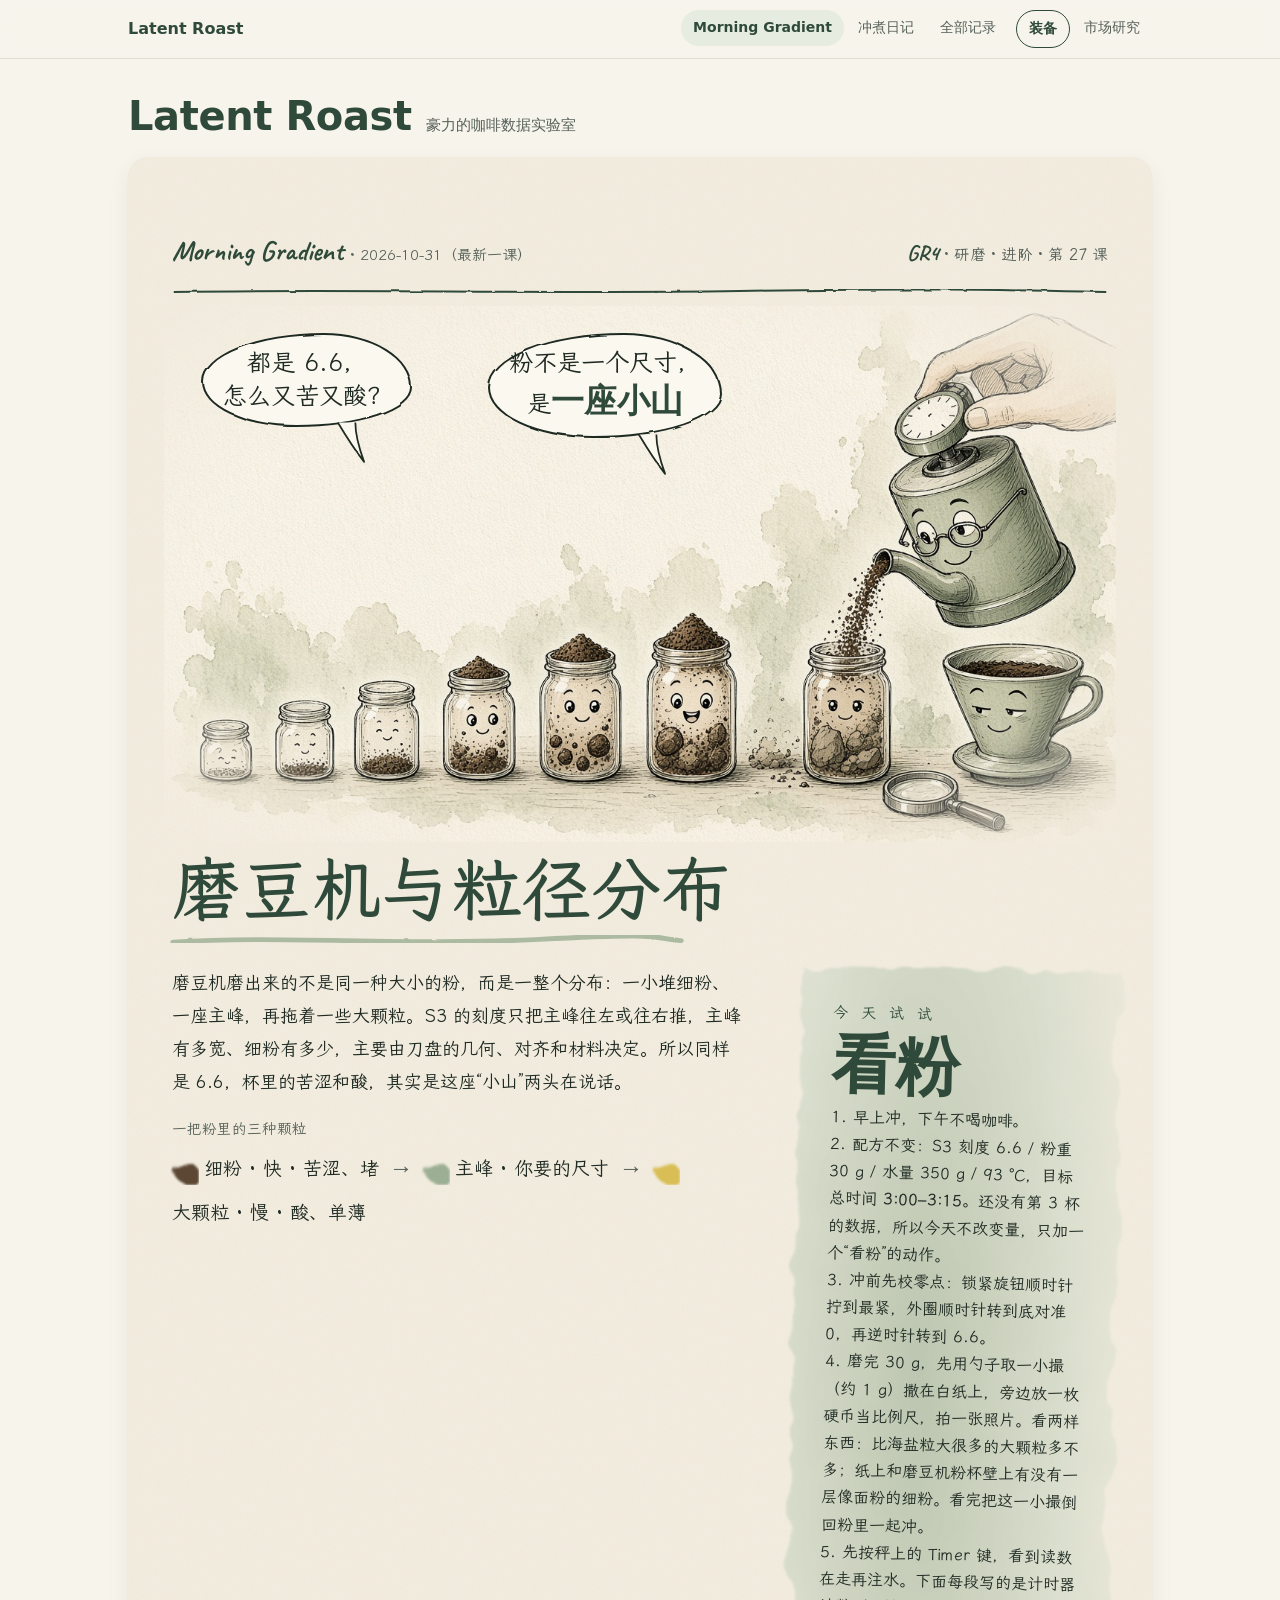
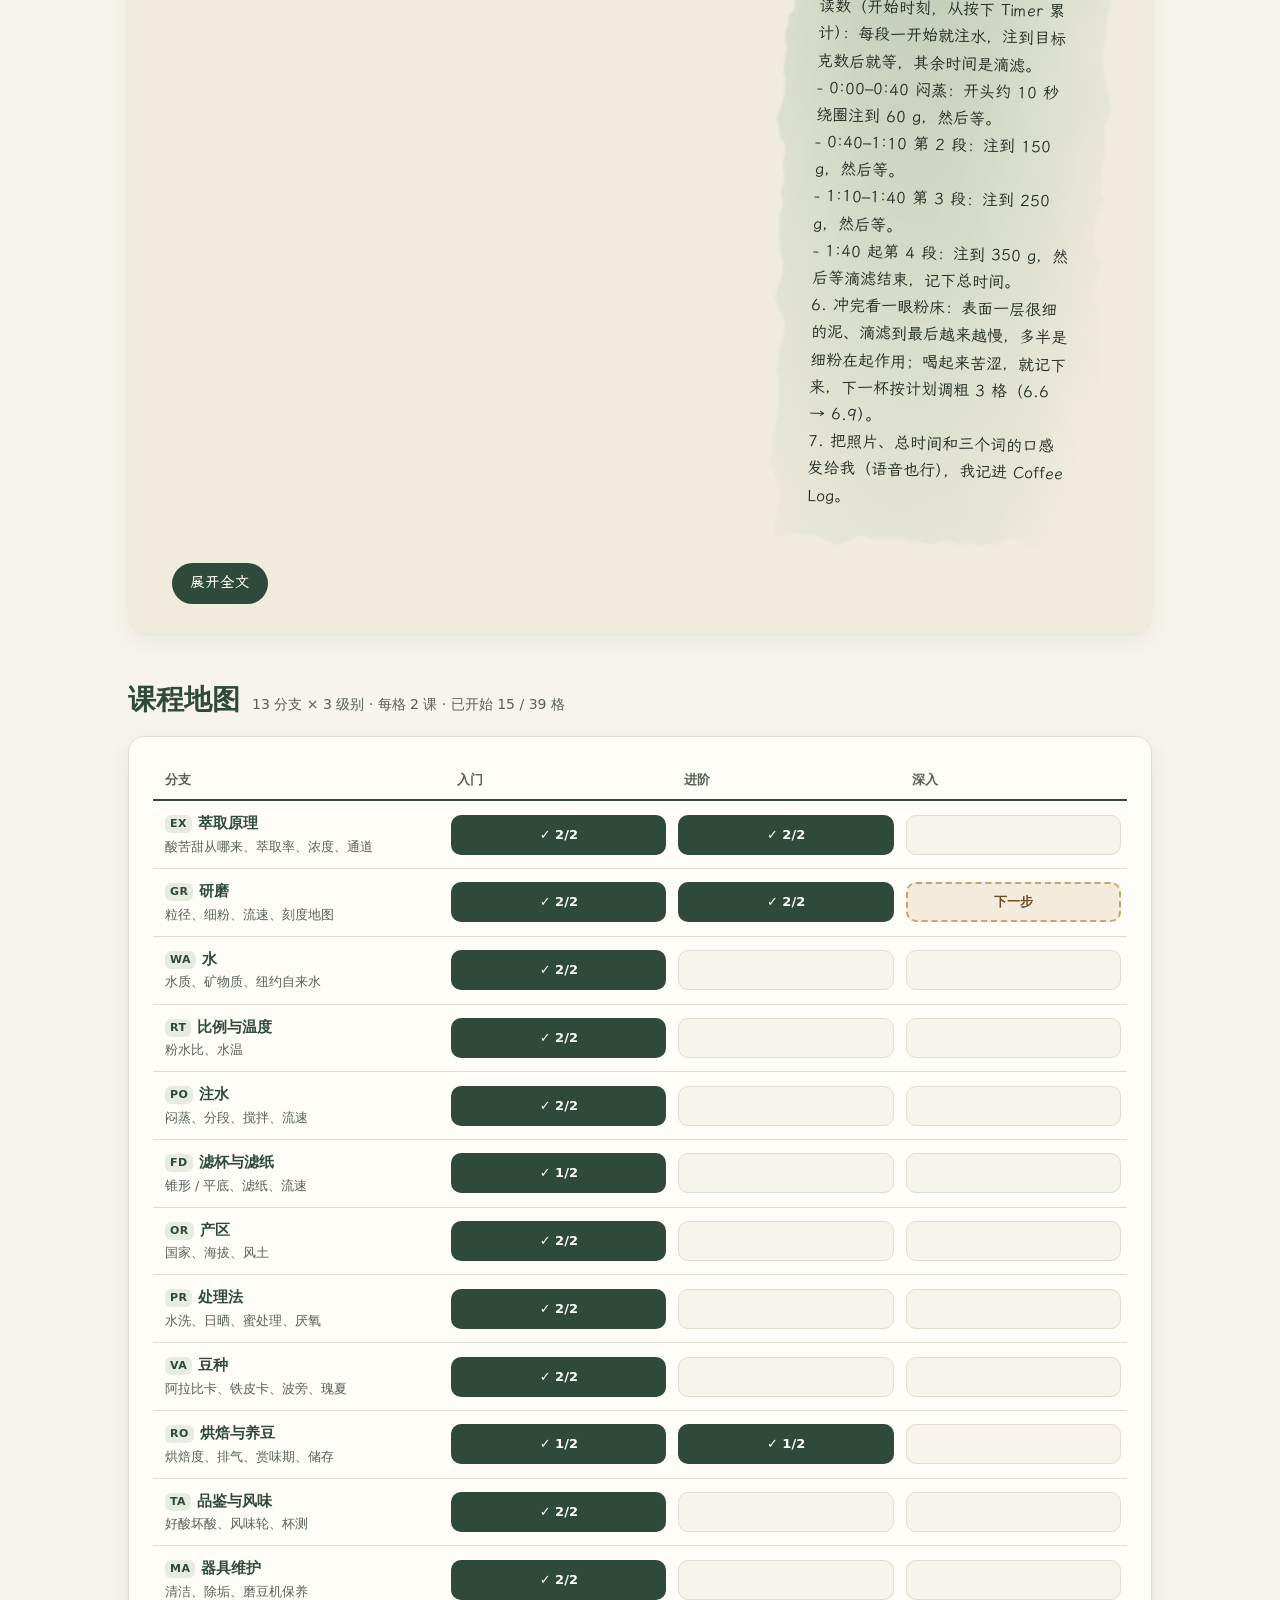
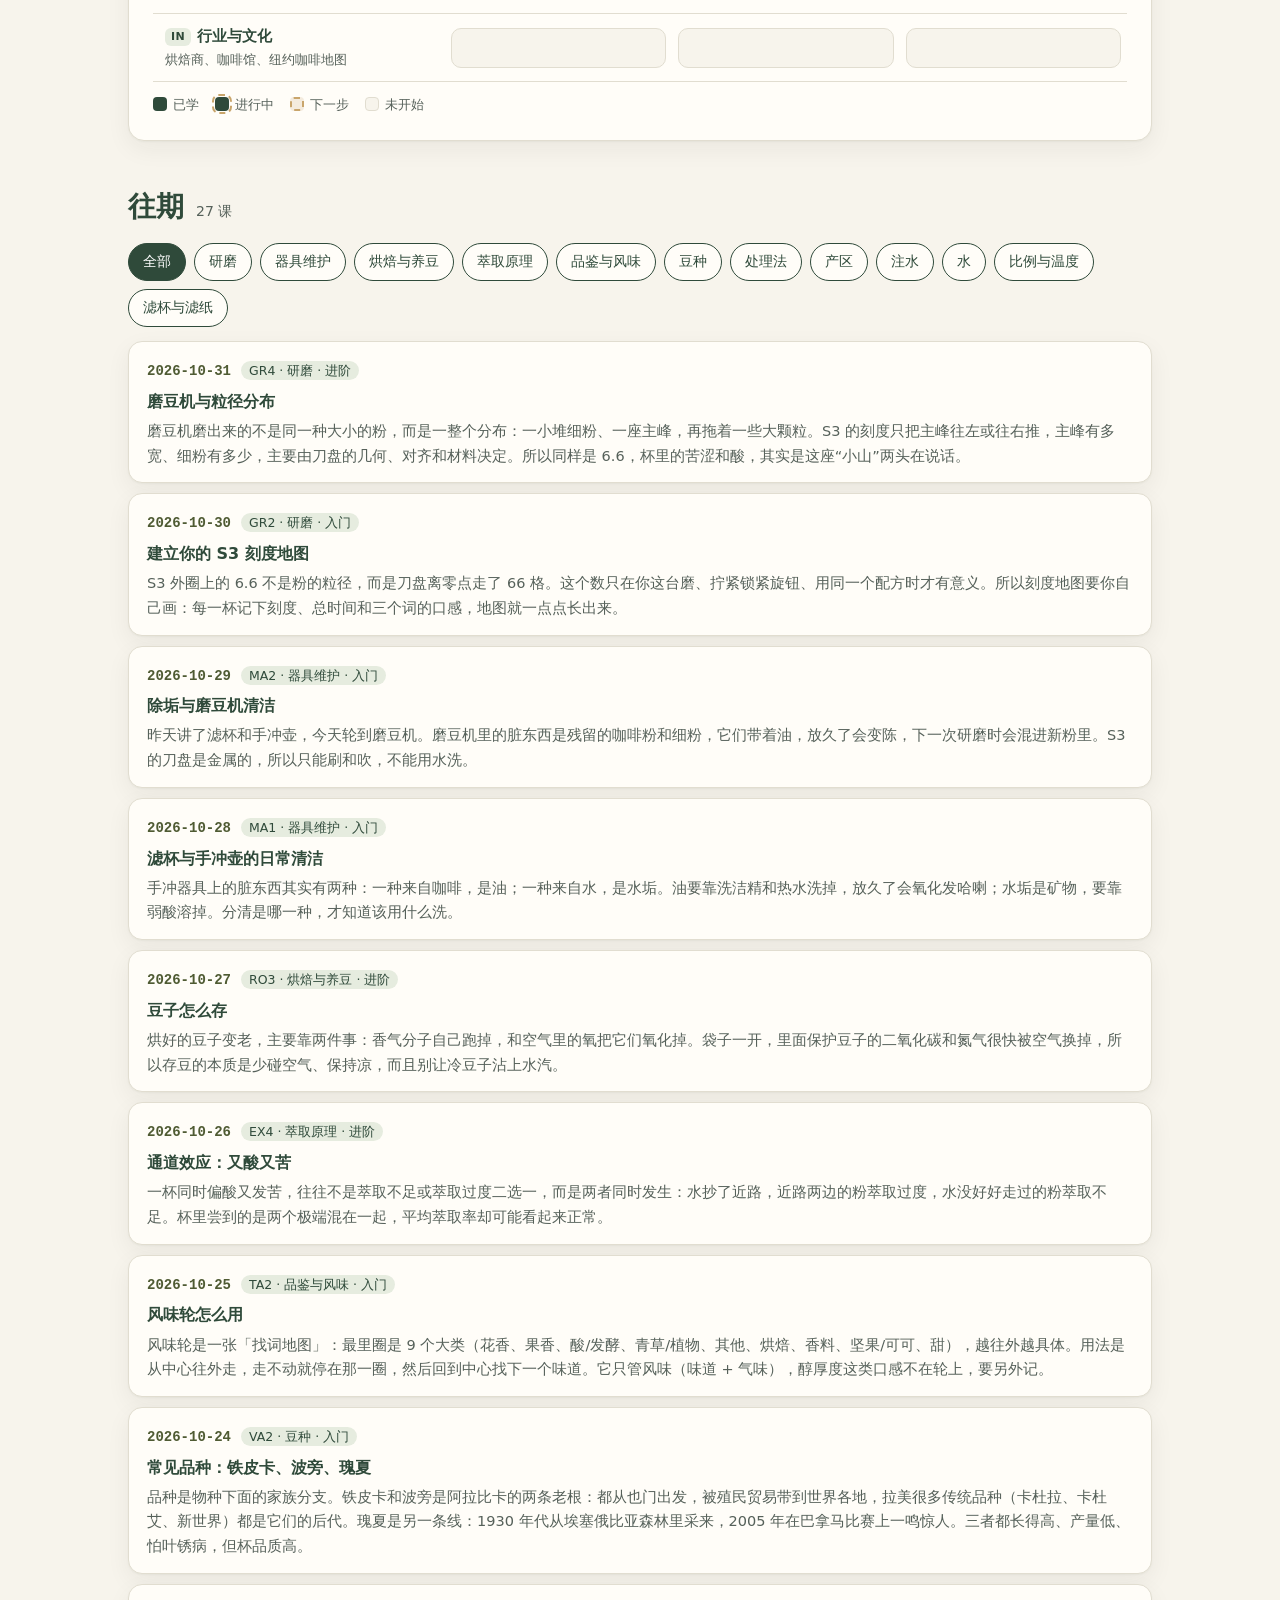
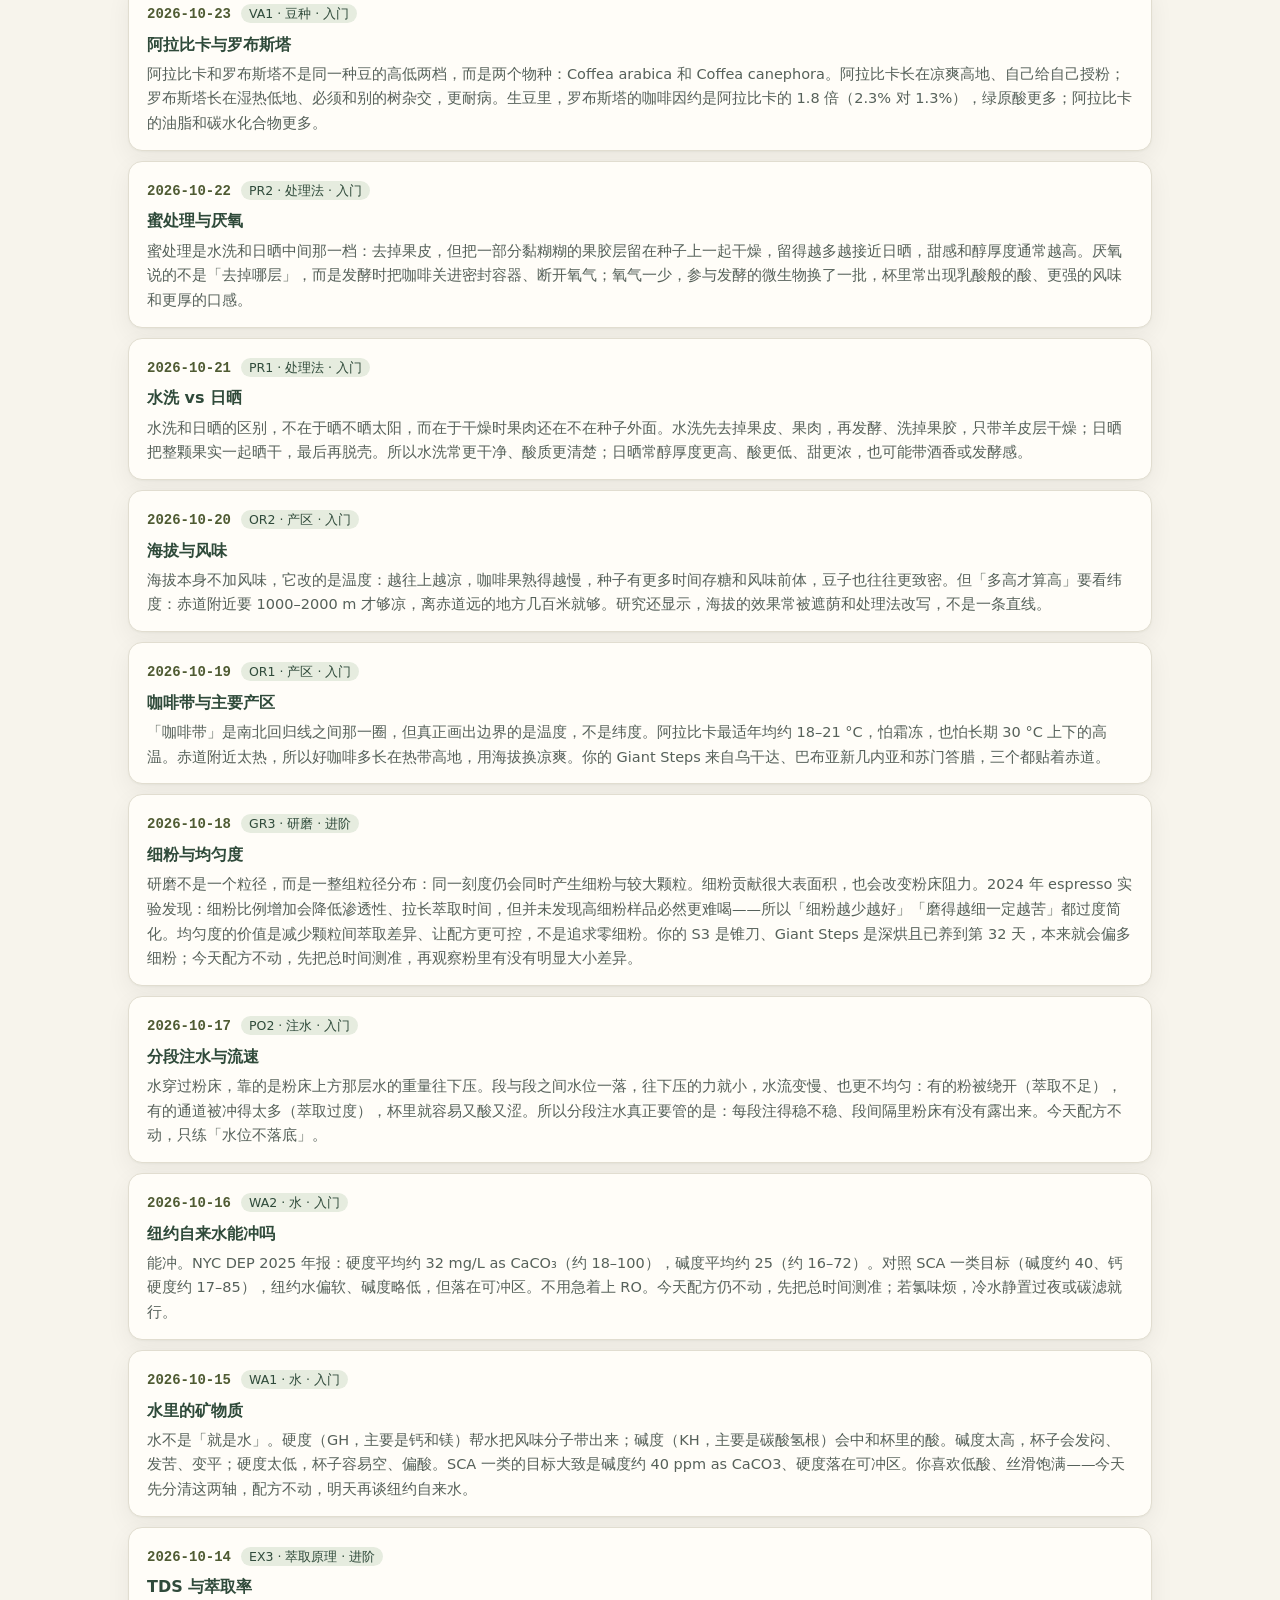
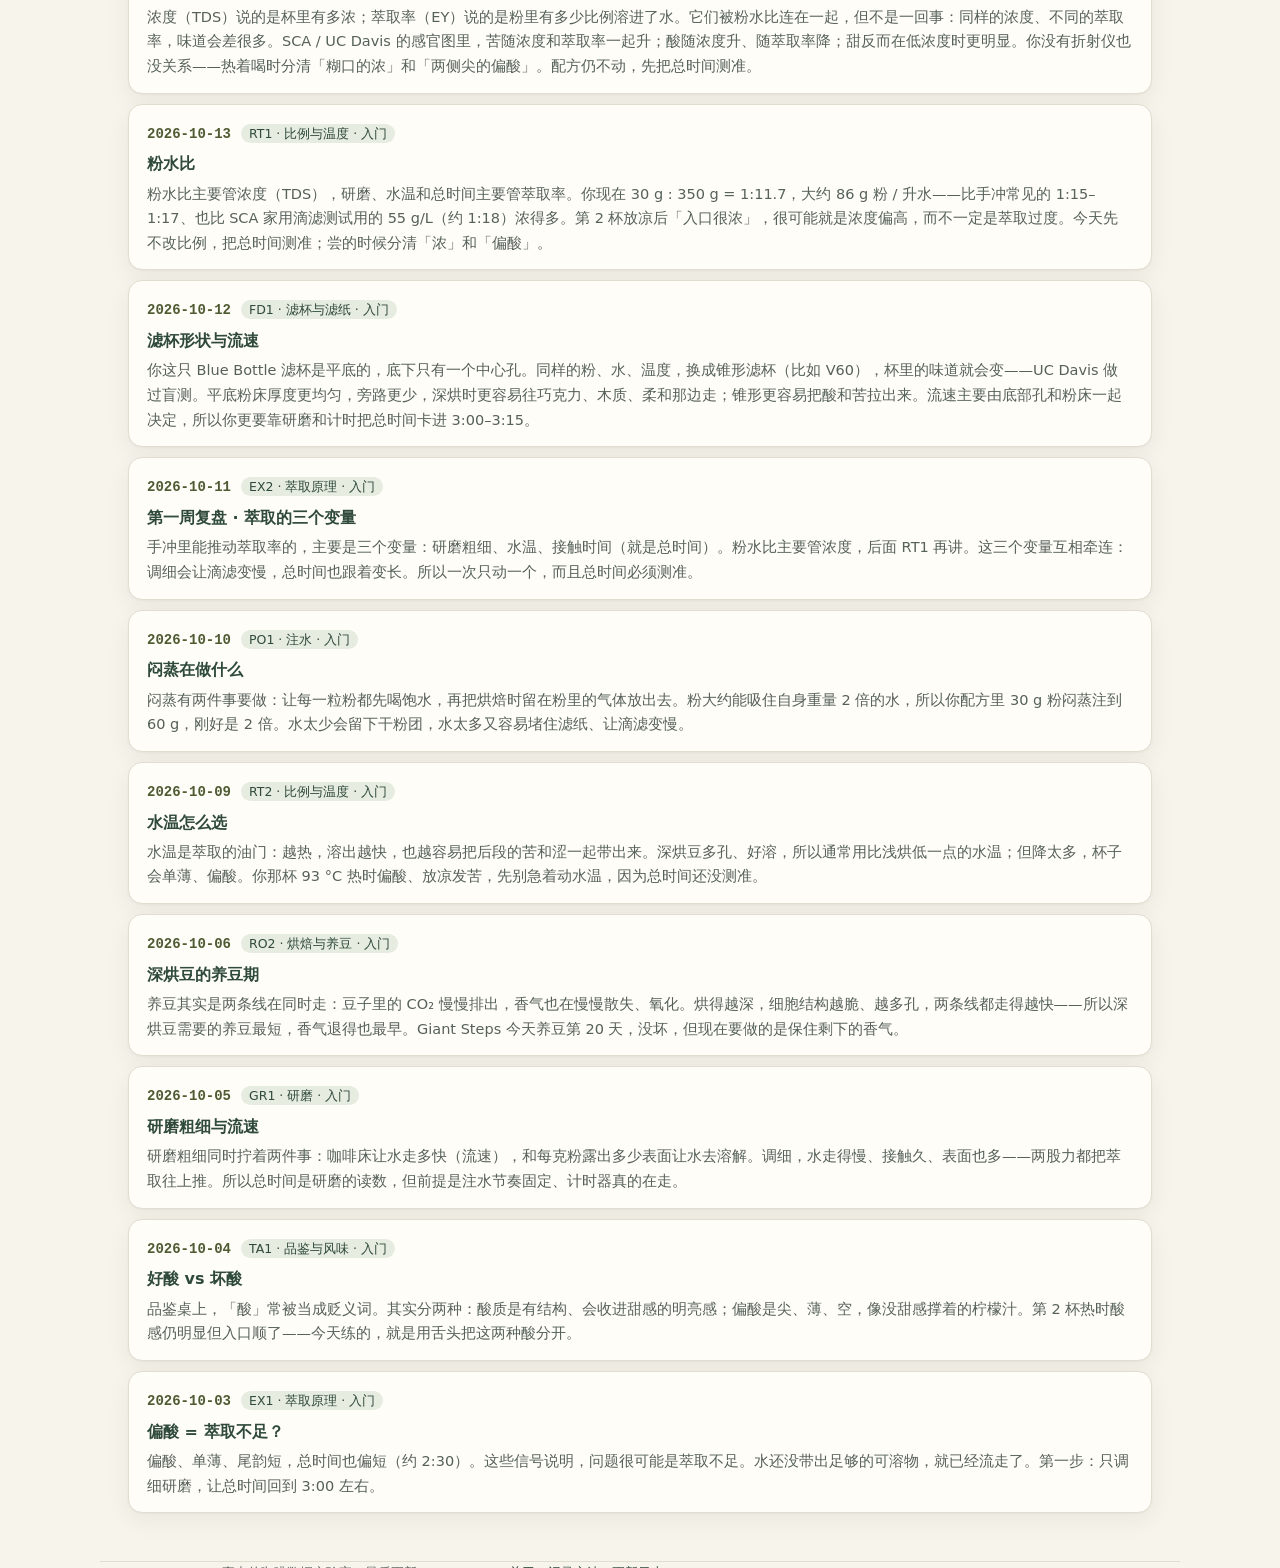
<file: index.html>
<!DOCTYPE html>
<html lang="zh-CN">
<head>
<meta charset="UTF-8">
<meta name="viewport" content="width=device-width, initial-scale=1">
<title>Morning Gradient · Latent Roast</title>
<link rel="stylesheet" href="assets/style.css">
</head>
<body data-page="index">
<a class="skip" href="#app">跳到正文</a>
<nav id="nav" aria-label="页面导航"></nav>
<main class="wrap" id="app">
  <noscript><p style="padding:40px 0">请开启 JavaScript。这个页面需要 JavaScript 才能显示内容（内容在 data/data.js）。</p></noscript>
</main>
<footer class="wrap" id="foot"></footer>
<script src="data/data.js"></script>
<script src="assets/app.js"></script>
</body>
</html>
</file>
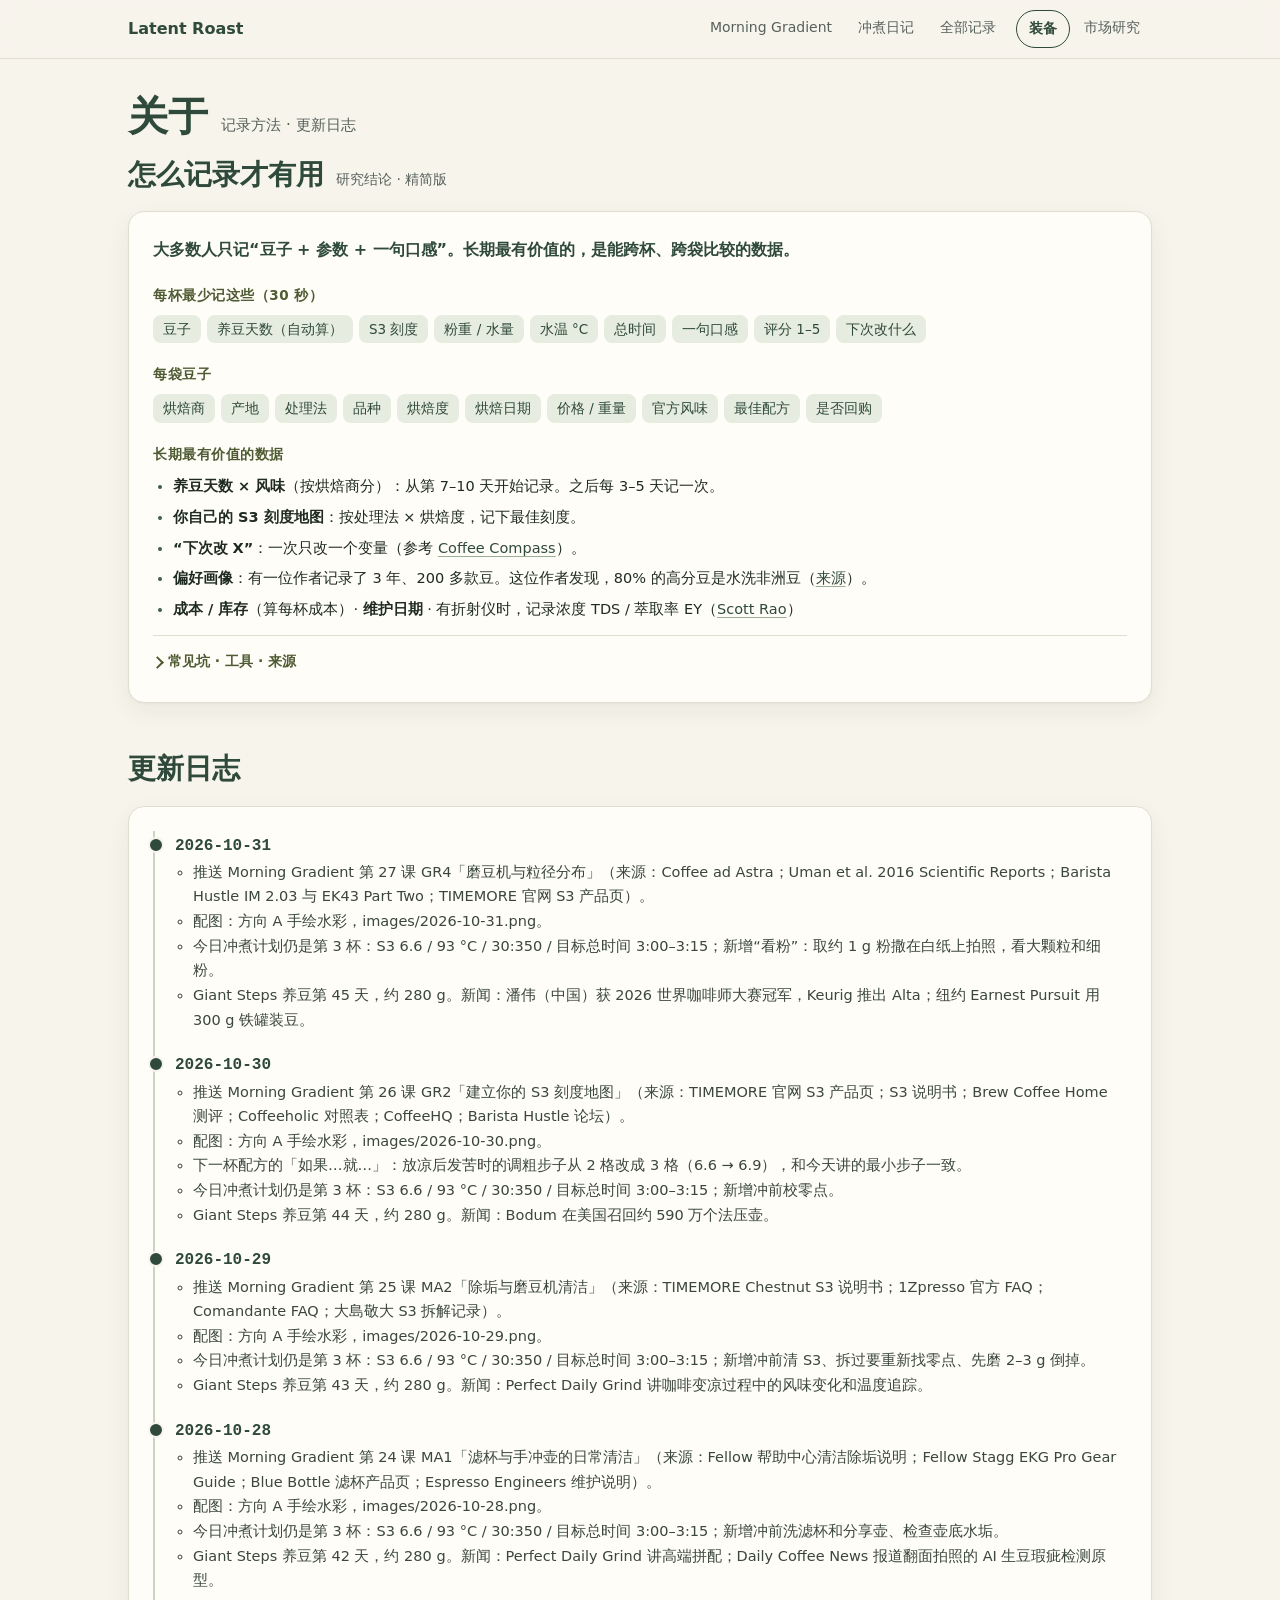
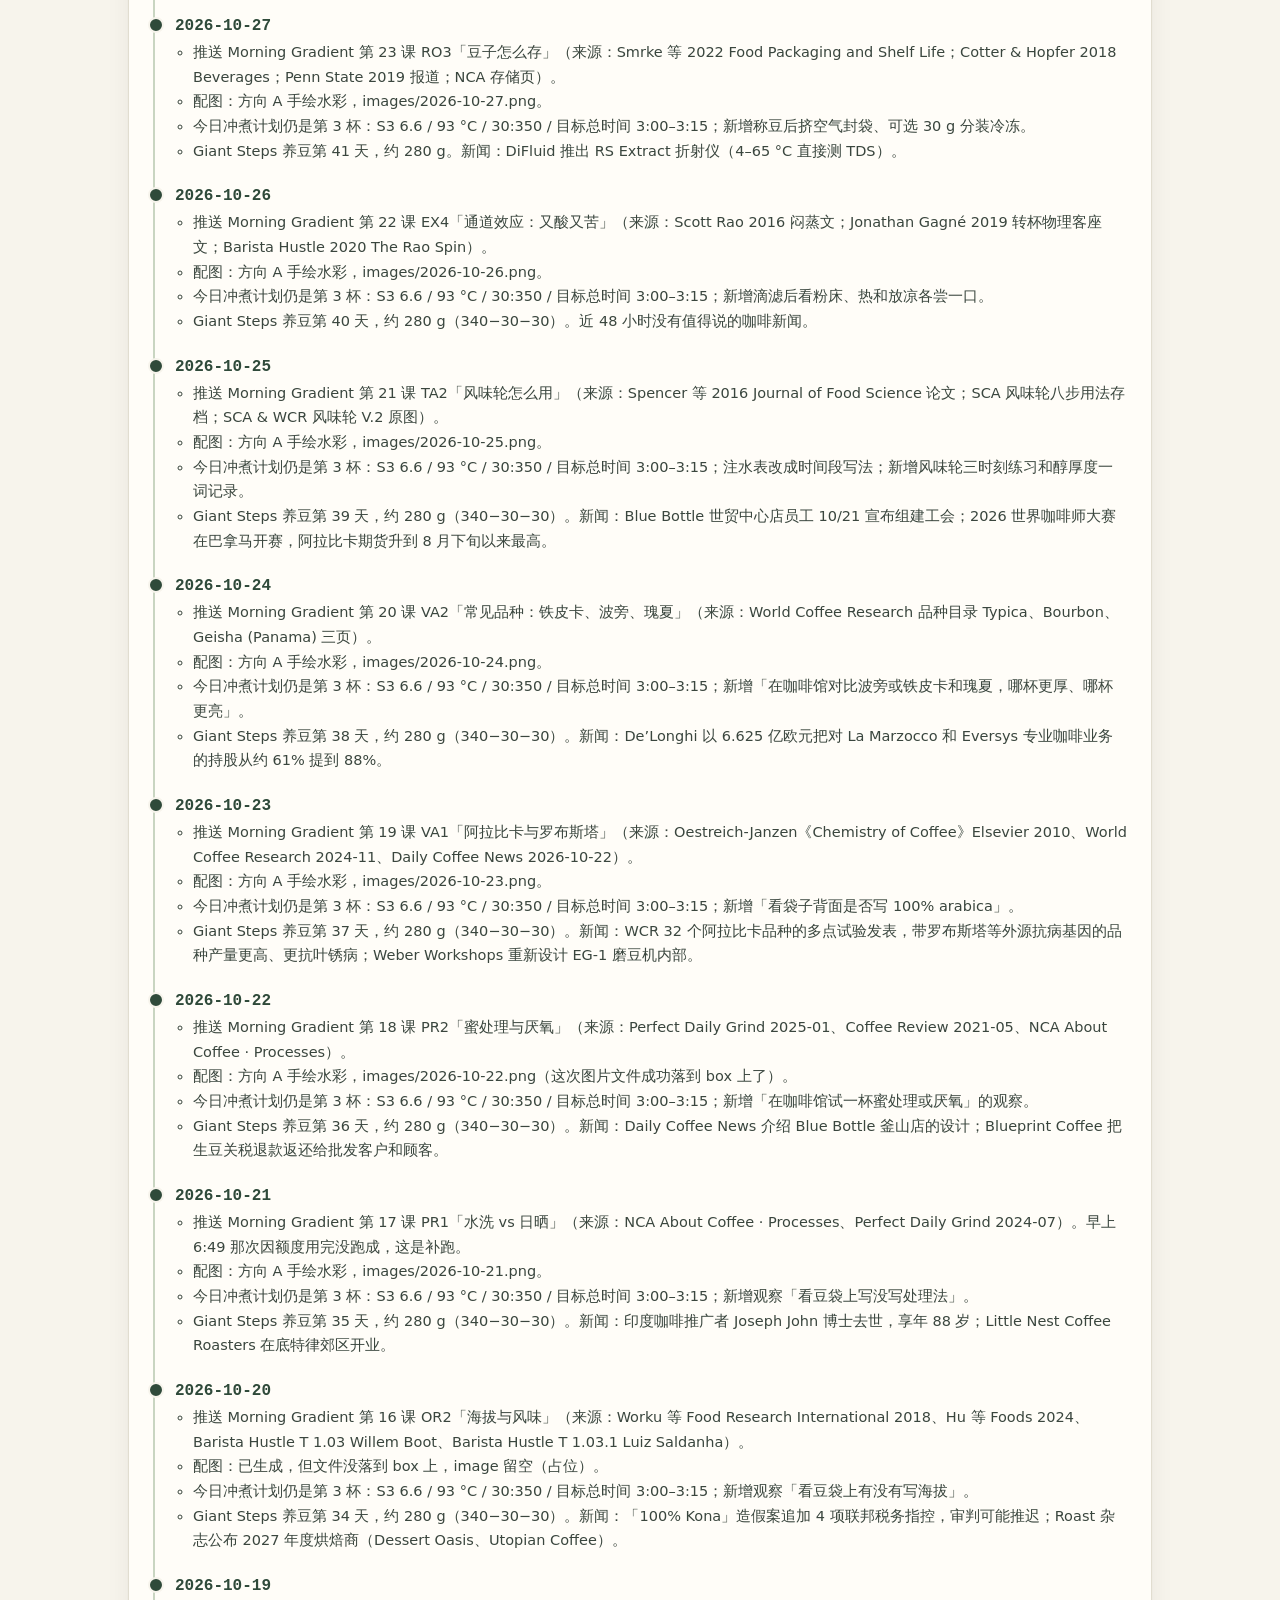
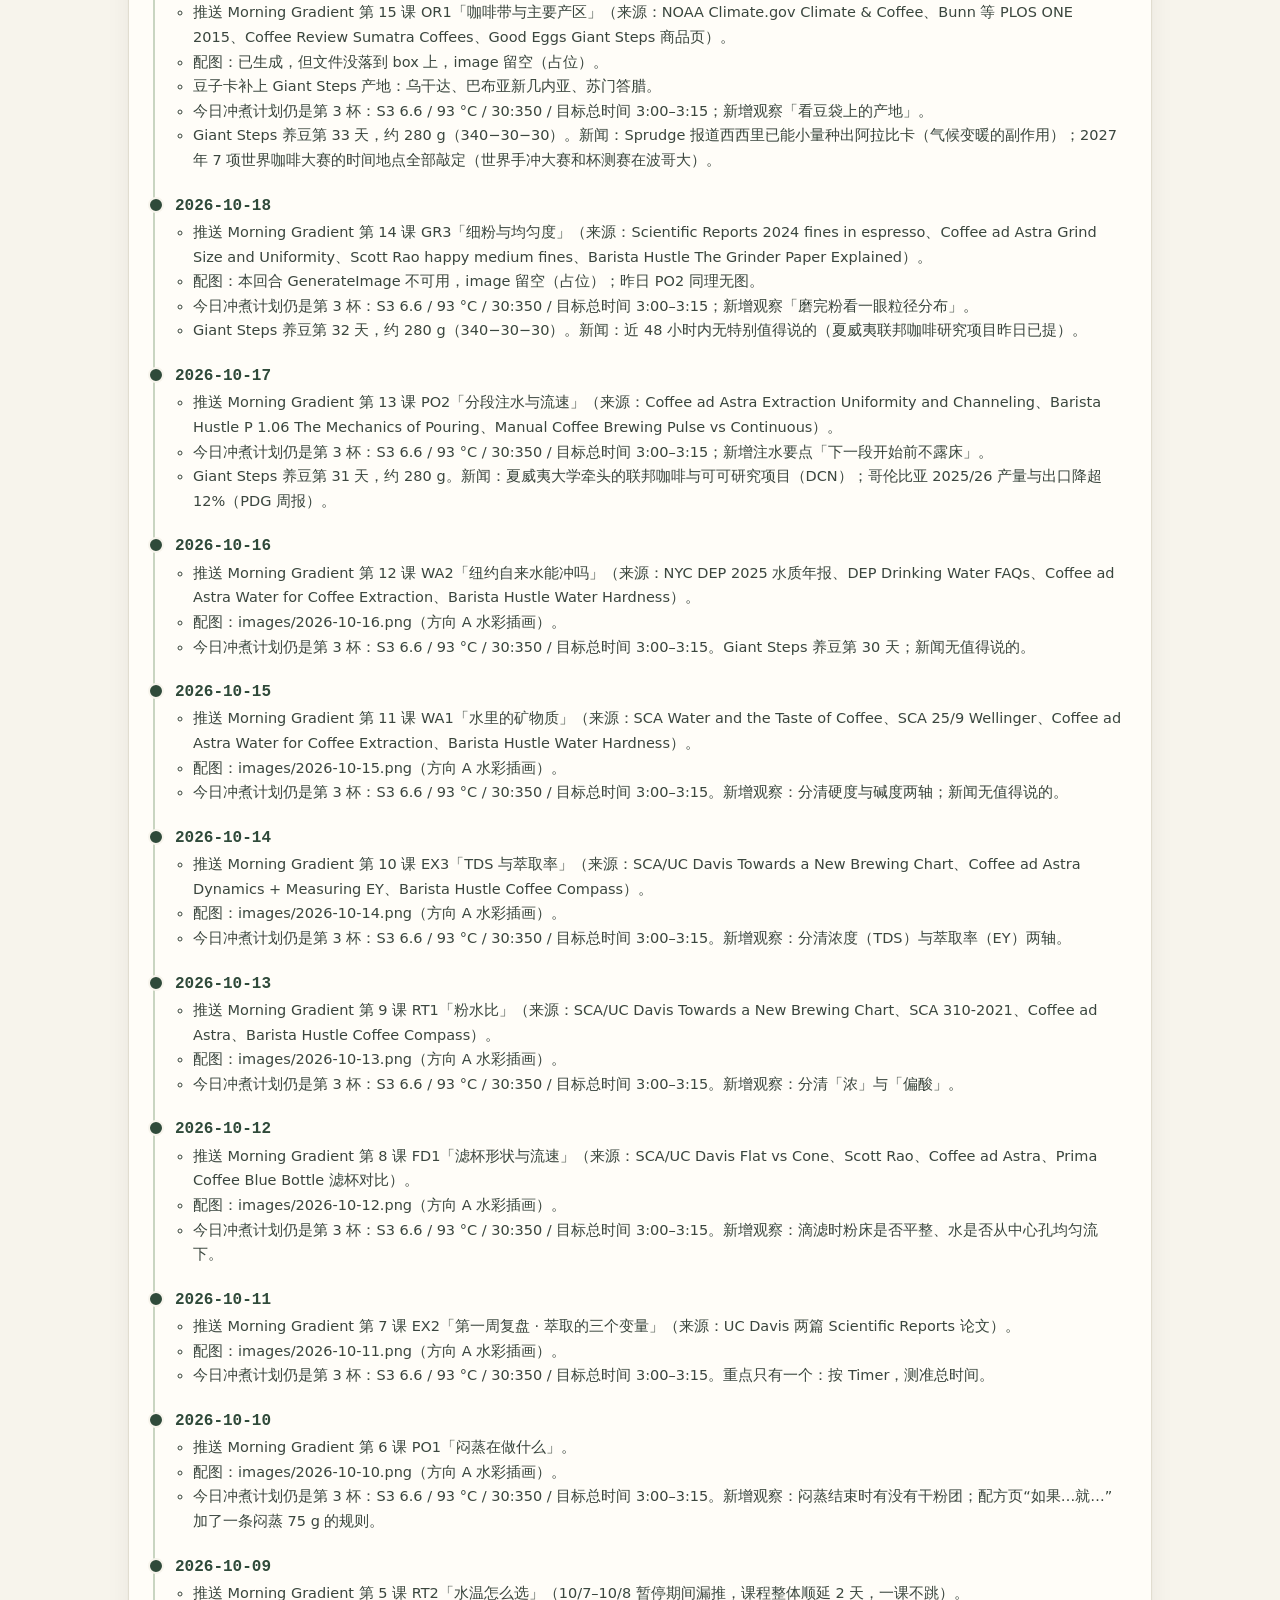
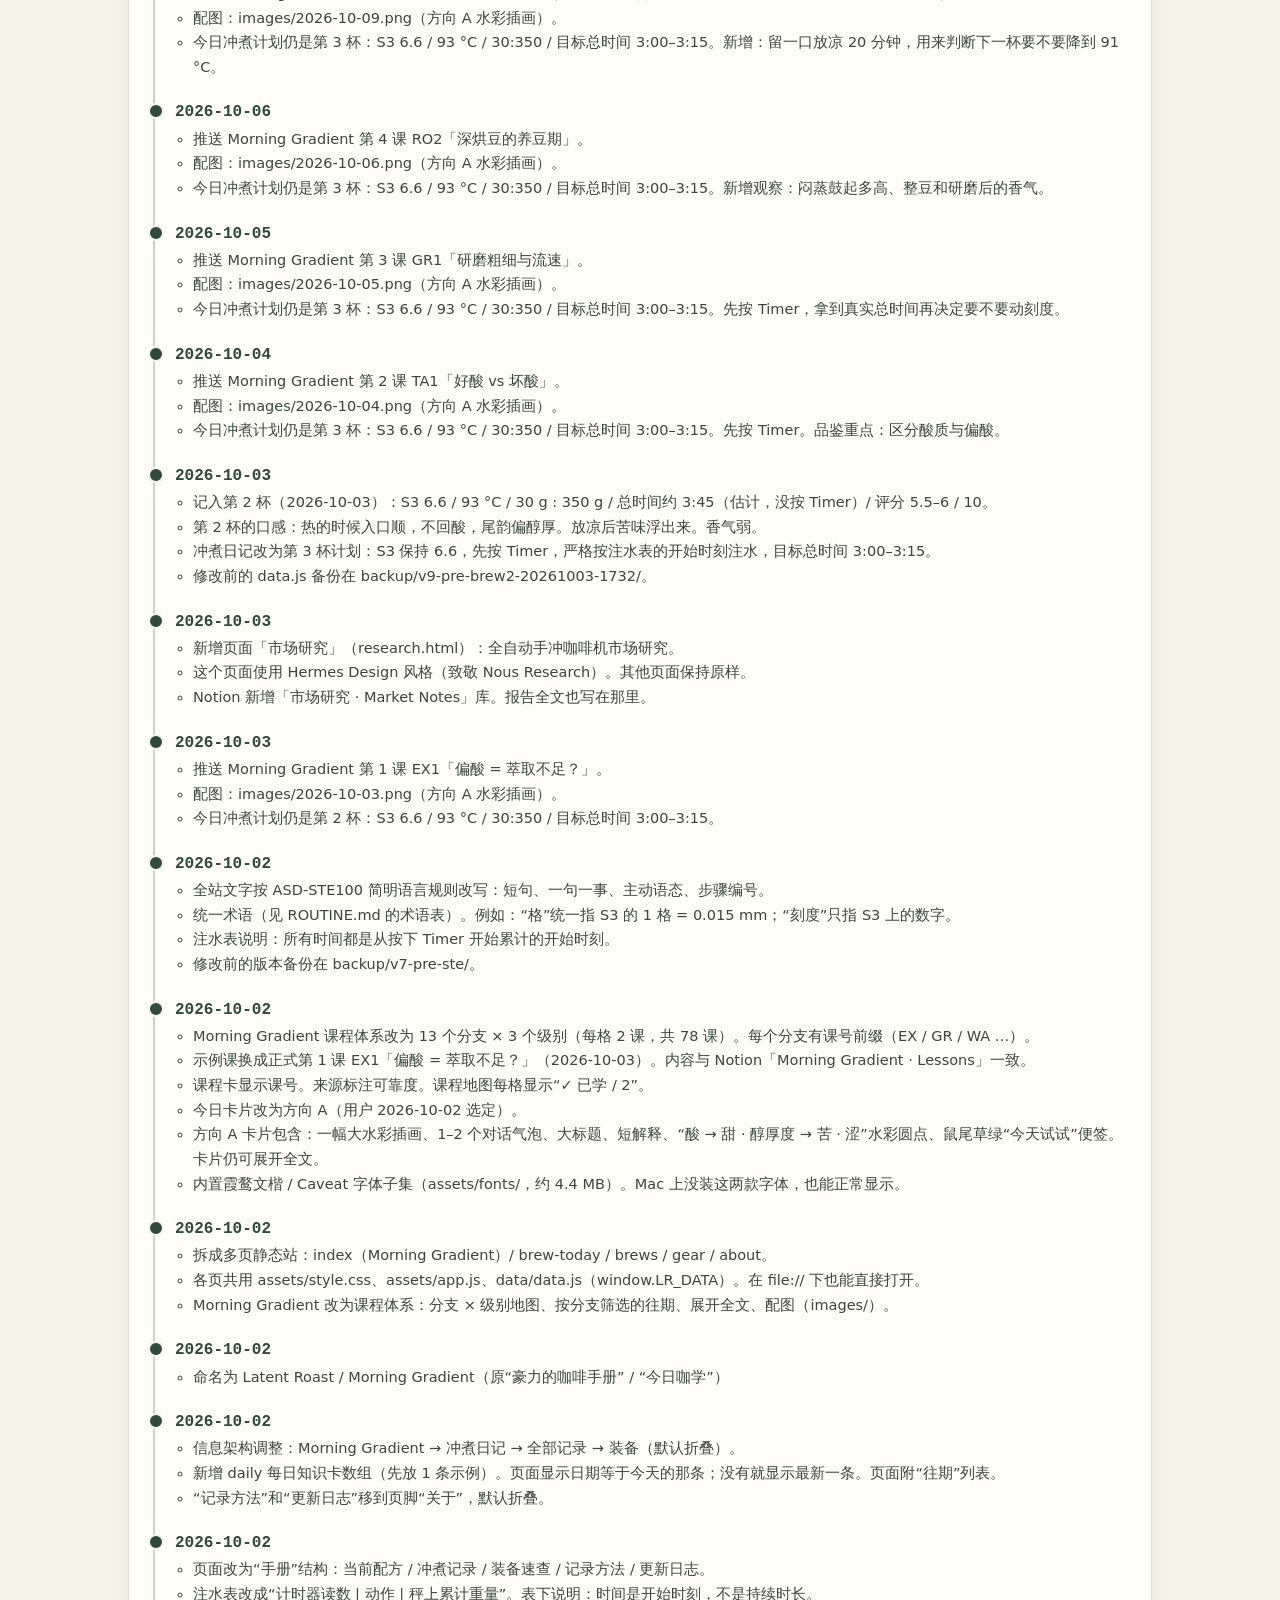
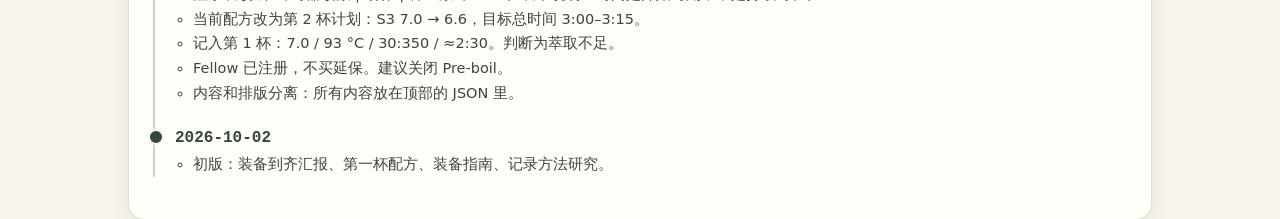
<file: about.html>
<!DOCTYPE html>
<html lang="zh-CN">
<head>
<meta charset="UTF-8">
<meta name="viewport" content="width=device-width, initial-scale=1">
<title>关于 · Latent Roast</title>
<link rel="stylesheet" href="assets/style.css">
</head>
<body data-page="about">
<a class="skip" href="#app">跳到正文</a>
<nav id="nav" aria-label="页面导航"></nav>
<main class="wrap" id="app">
  <noscript><p style="padding:40px 0">请开启 JavaScript。这个页面需要 JavaScript 才能显示内容（内容在 data/data.js）。</p></noscript>
</main>
<footer class="wrap" id="foot"></footer>
<script src="data/data.js"></script>
<script src="assets/app.js"></script>
</body>
</html>
</file>
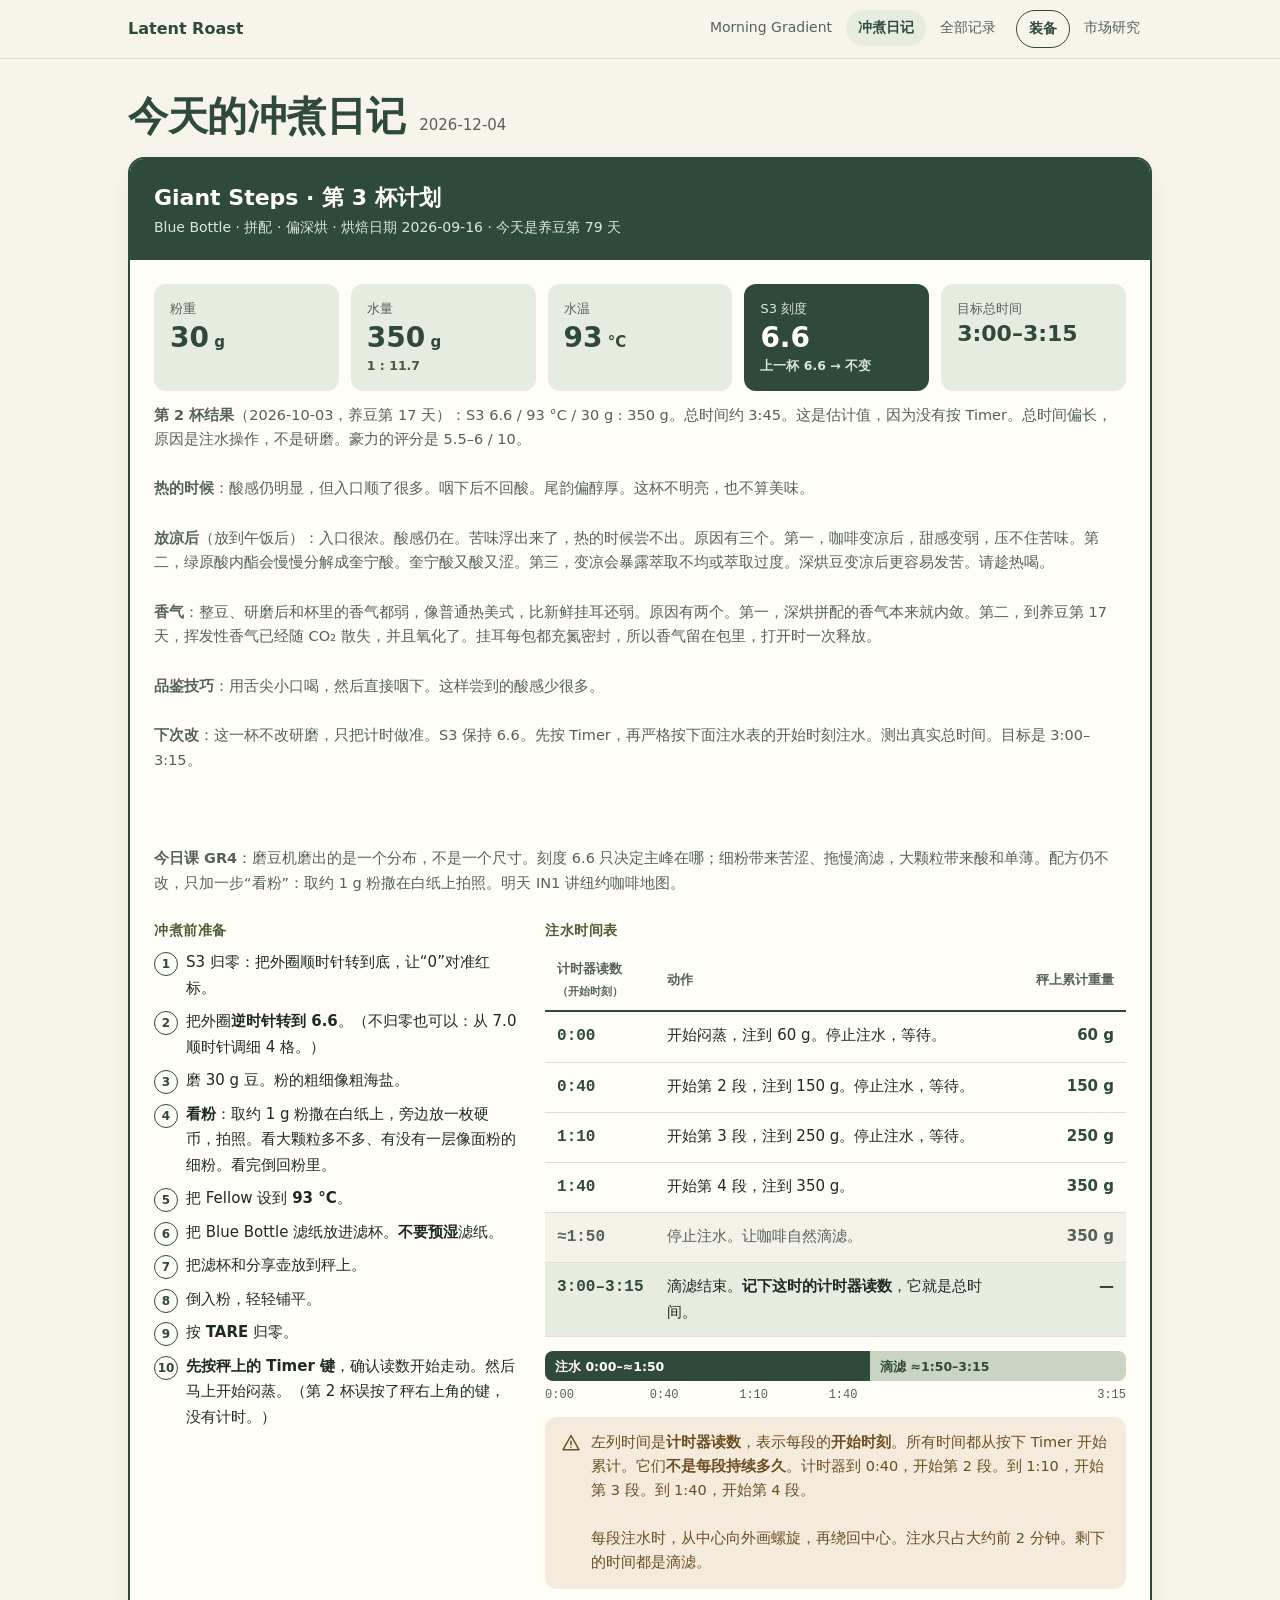
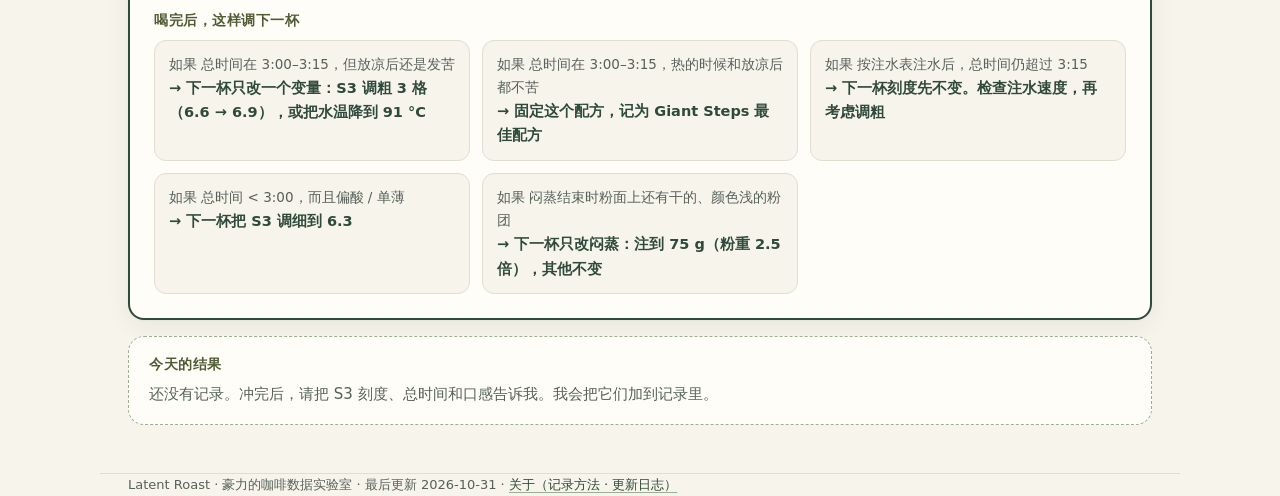
<file: brew-today.html>
<!DOCTYPE html>
<html lang="zh-CN">
<head>
<meta charset="UTF-8">
<meta name="viewport" content="width=device-width, initial-scale=1">
<title>今天的冲煮日记 · Latent Roast</title>
<link rel="stylesheet" href="assets/style.css">
</head>
<body data-page="brew-today">
<a class="skip" href="#app">跳到正文</a>
<nav id="nav" aria-label="页面导航"></nav>
<main class="wrap" id="app">
  <noscript><p style="padding:40px 0">请开启 JavaScript。这个页面需要 JavaScript 才能显示内容（内容在 data/data.js）。</p></noscript>
</main>
<footer class="wrap" id="foot"></footer>
<script src="data/data.js"></script>
<script src="assets/app.js"></script>
</body>
</html>
</file>
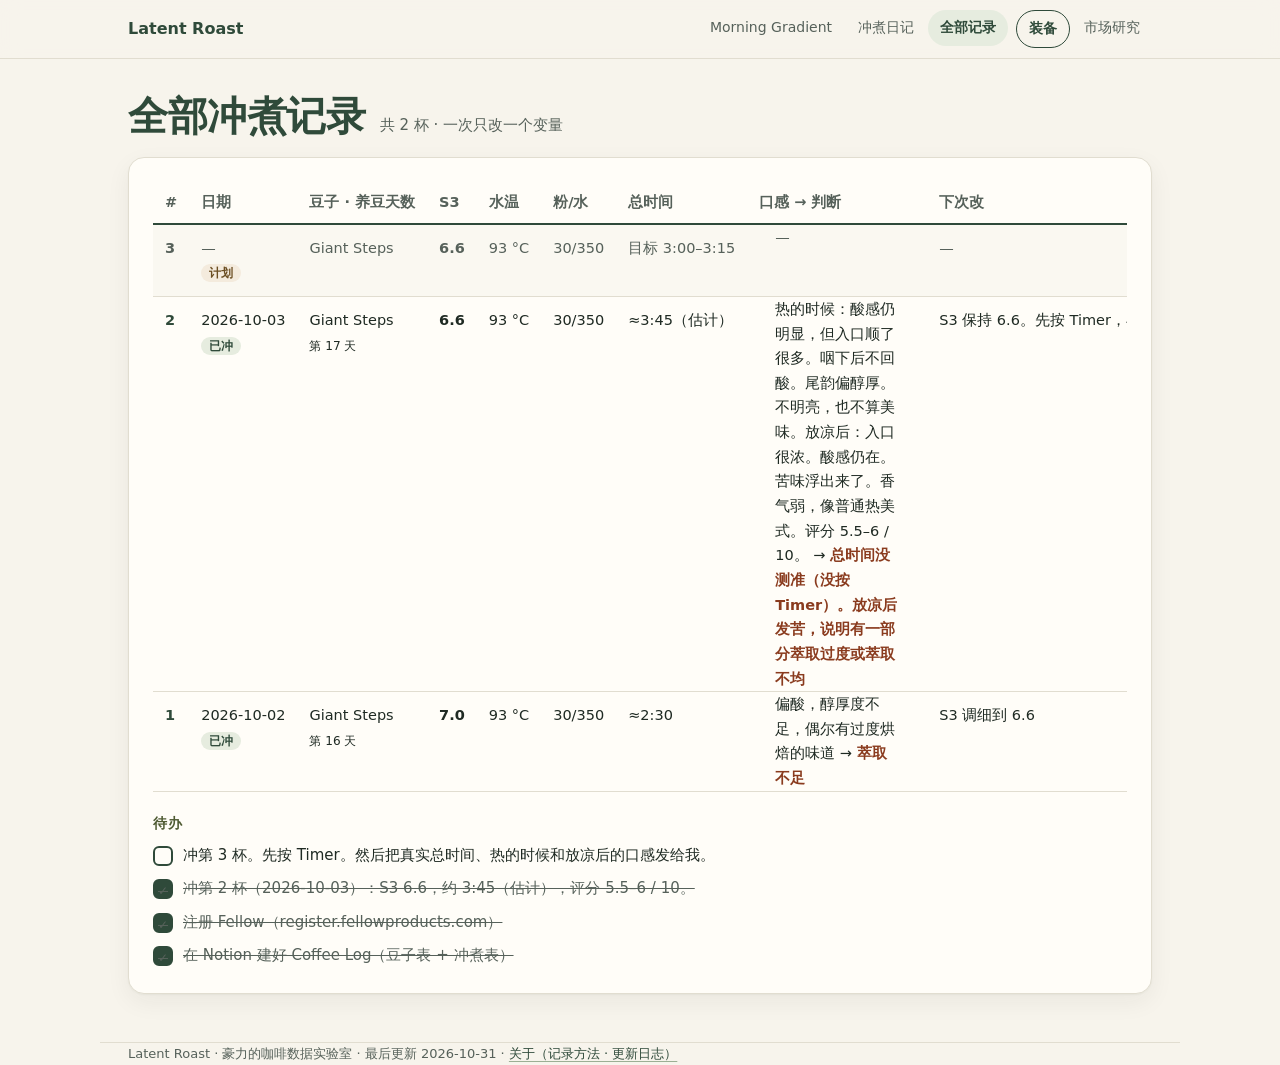
<file: brews.html>
<!DOCTYPE html>
<html lang="zh-CN">
<head>
<meta charset="UTF-8">
<meta name="viewport" content="width=device-width, initial-scale=1">
<title>全部记录 · Latent Roast</title>
<link rel="stylesheet" href="assets/style.css">
</head>
<body data-page="brews">
<a class="skip" href="#app">跳到正文</a>
<nav id="nav" aria-label="页面导航"></nav>
<main class="wrap" id="app">
  <noscript><p style="padding:40px 0">请开启 JavaScript。这个页面需要 JavaScript 才能显示内容（内容在 data/data.js）。</p></noscript>
</main>
<footer class="wrap" id="foot"></footer>
<script src="data/data.js"></script>
<script src="assets/app.js"></script>
</body>
</html>
</file>
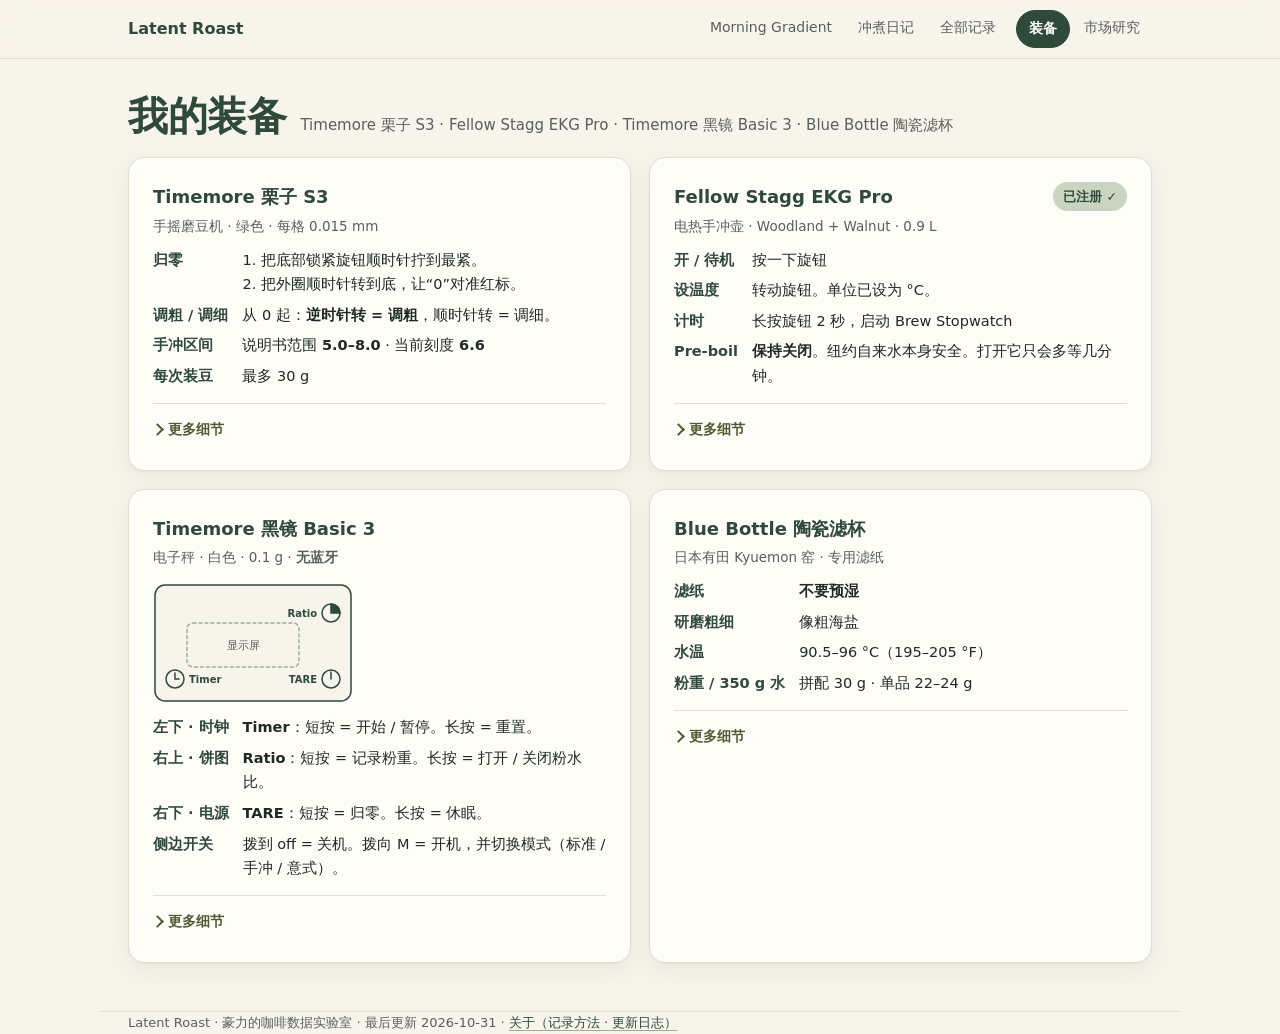
<file: gear.html>
<!DOCTYPE html>
<html lang="zh-CN">
<head>
<meta charset="UTF-8">
<meta name="viewport" content="width=device-width, initial-scale=1">
<title>装备 · Latent Roast</title>
<link rel="stylesheet" href="assets/style.css">
</head>
<body data-page="gear">
<a class="skip" href="#app">跳到正文</a>
<nav id="nav" aria-label="页面导航"></nav>
<main class="wrap" id="app">
  <noscript><p style="padding:40px 0">请开启 JavaScript。这个页面需要 JavaScript 才能显示内容（内容在 data/data.js）。</p></noscript>
</main>
<footer class="wrap" id="foot"></footer>
<script src="data/data.js"></script>
<script src="assets/app.js"></script>
</body>
</html>
</file>
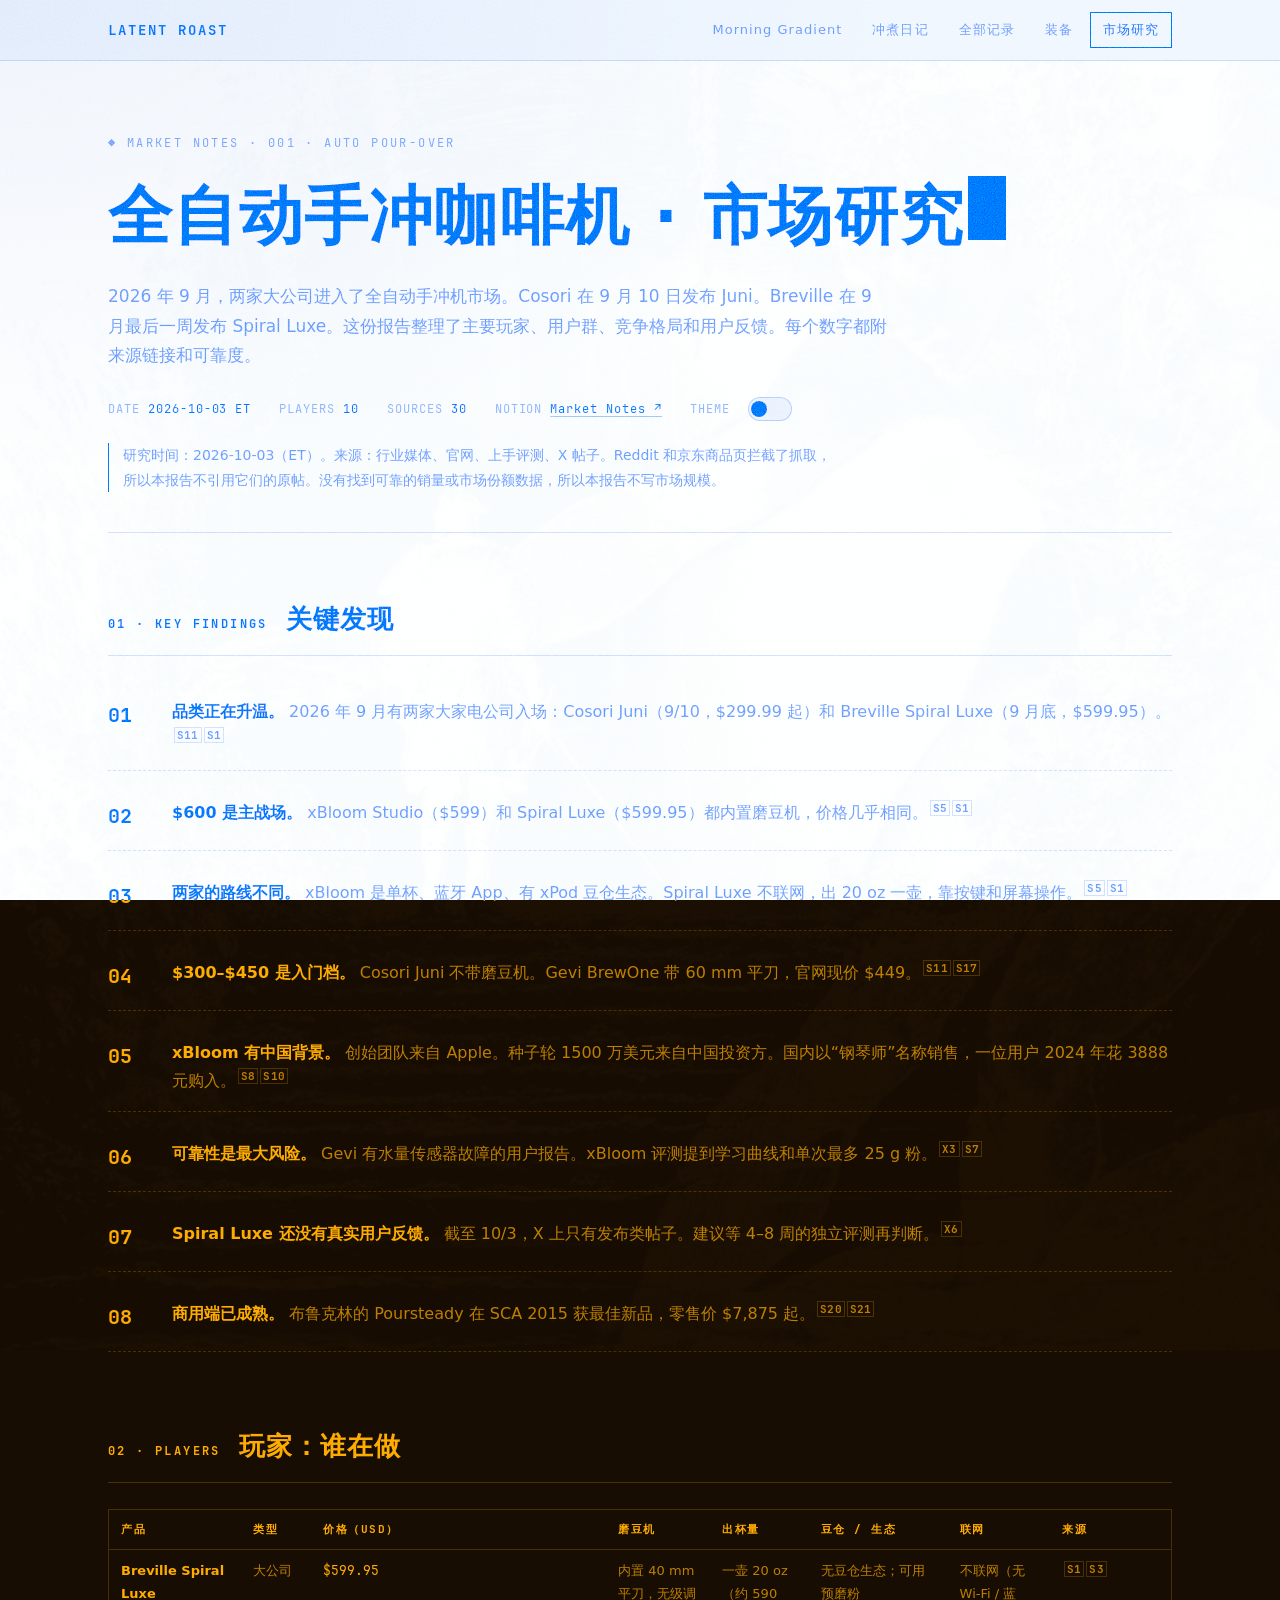
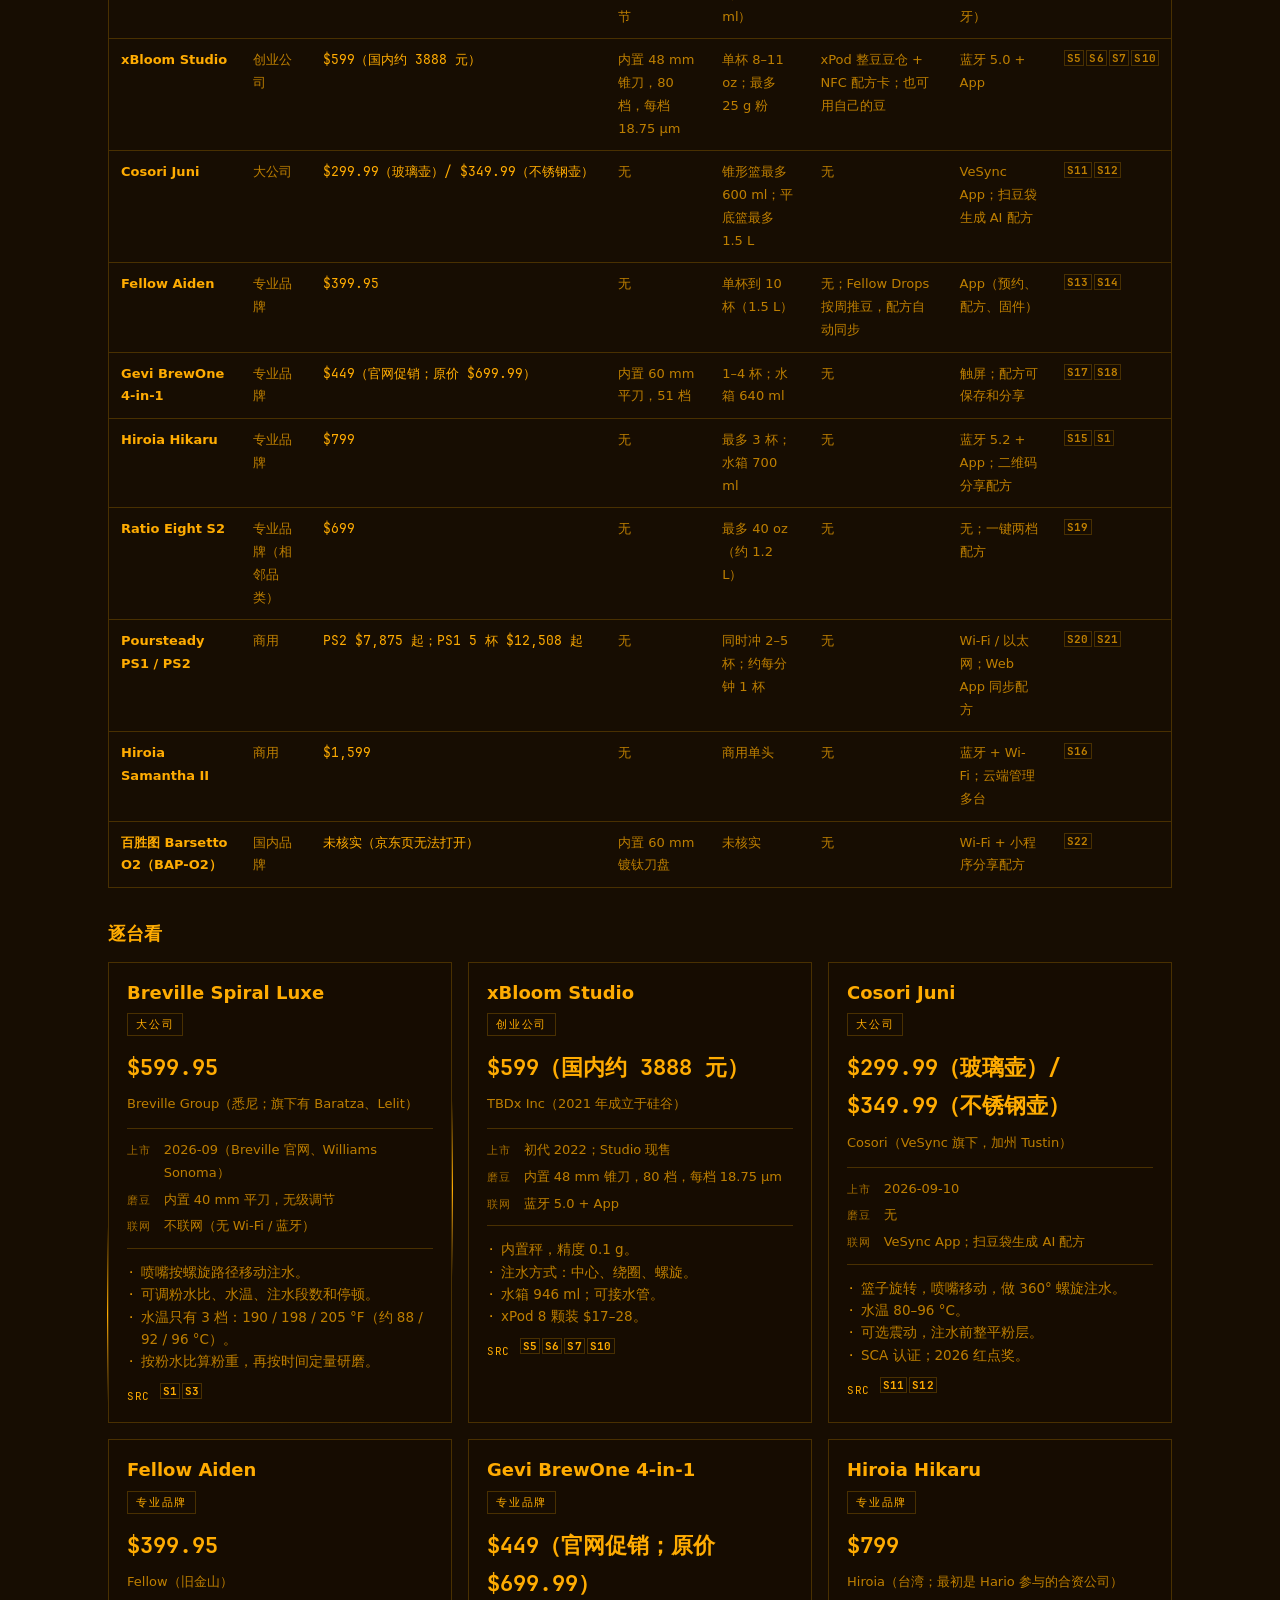
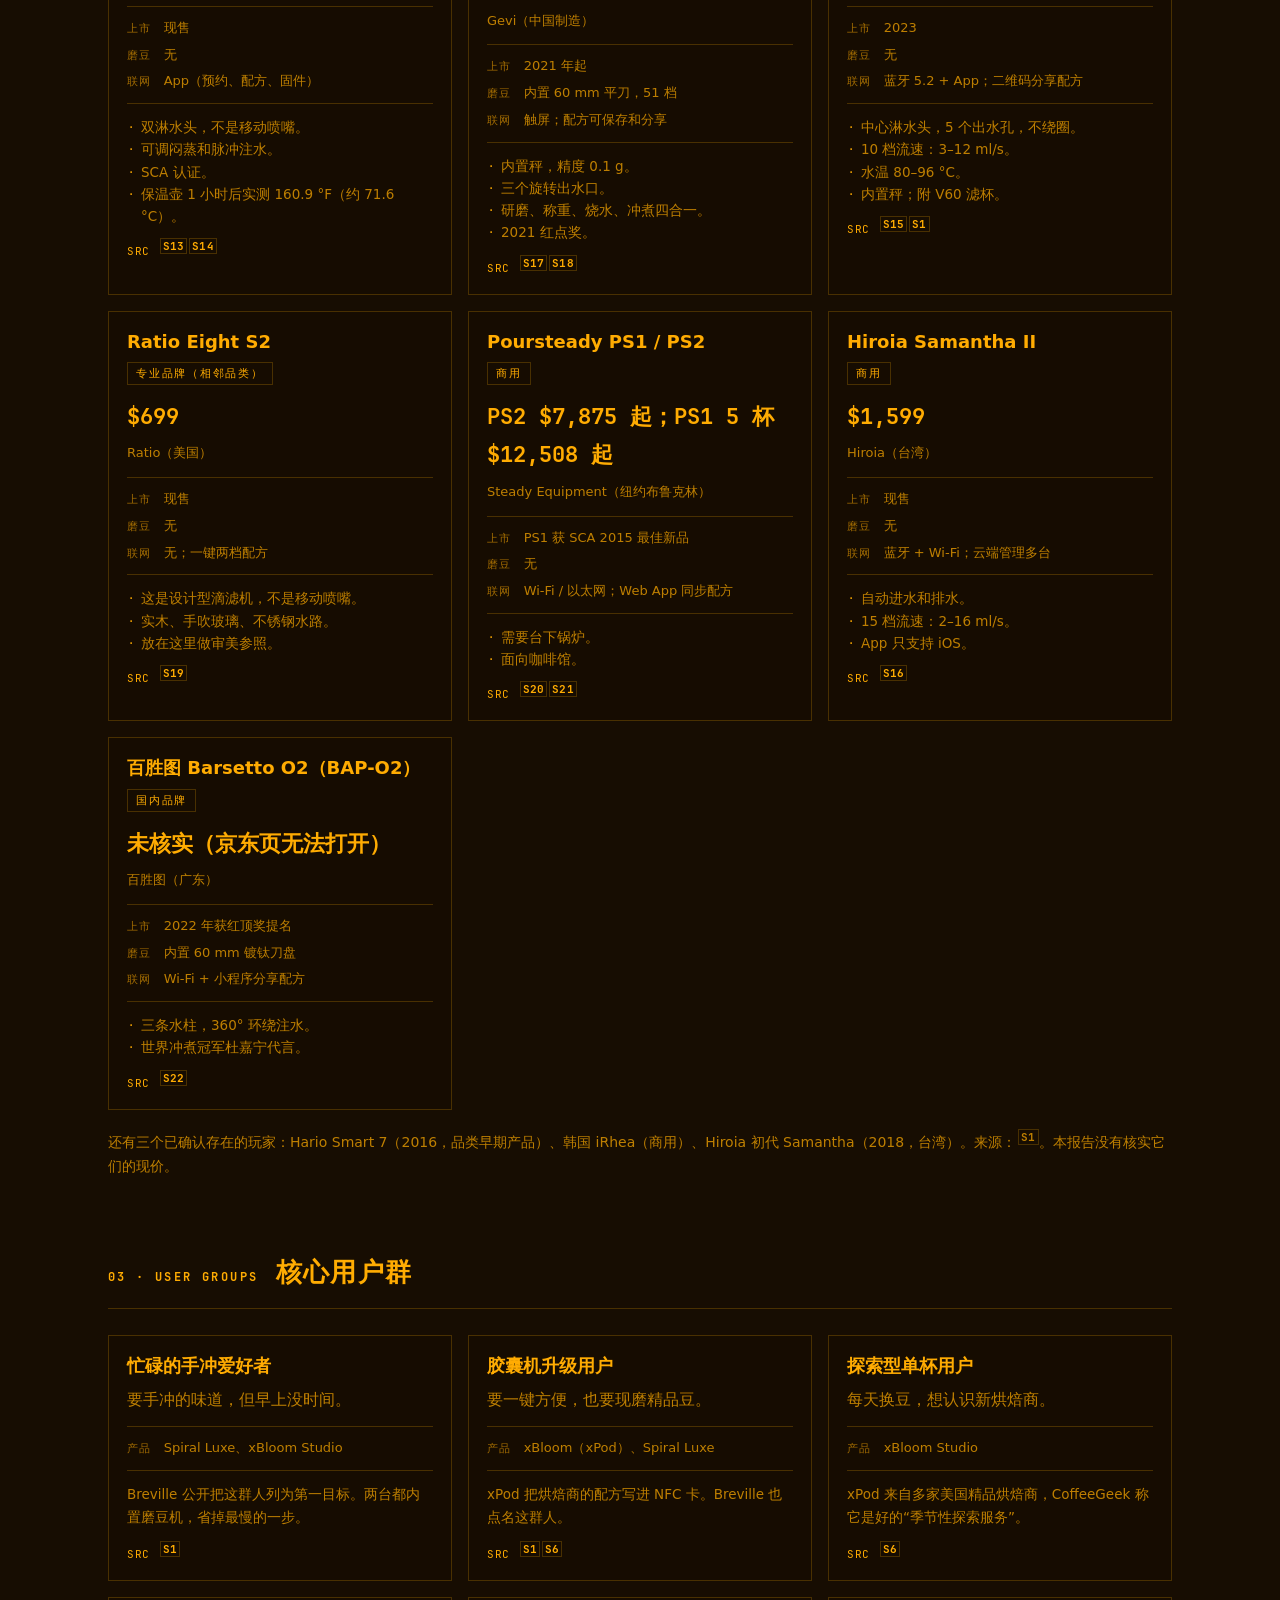
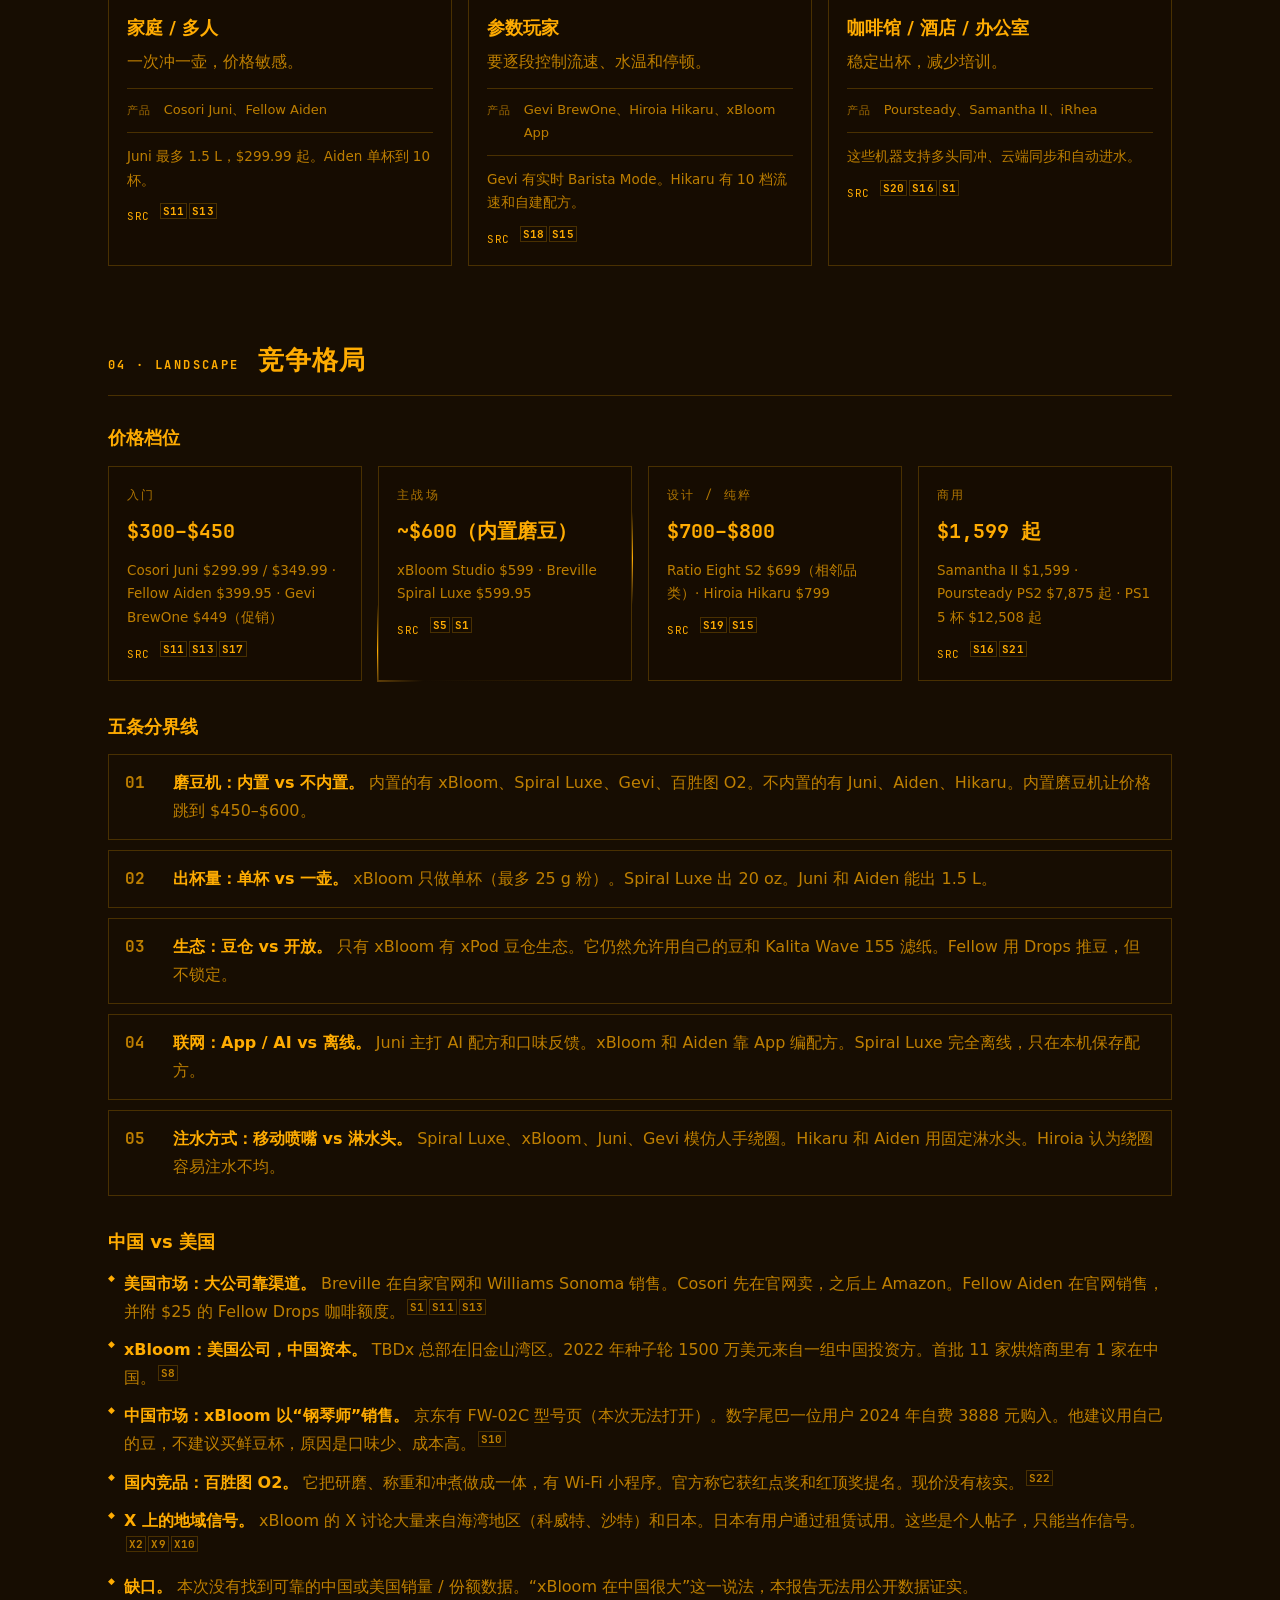
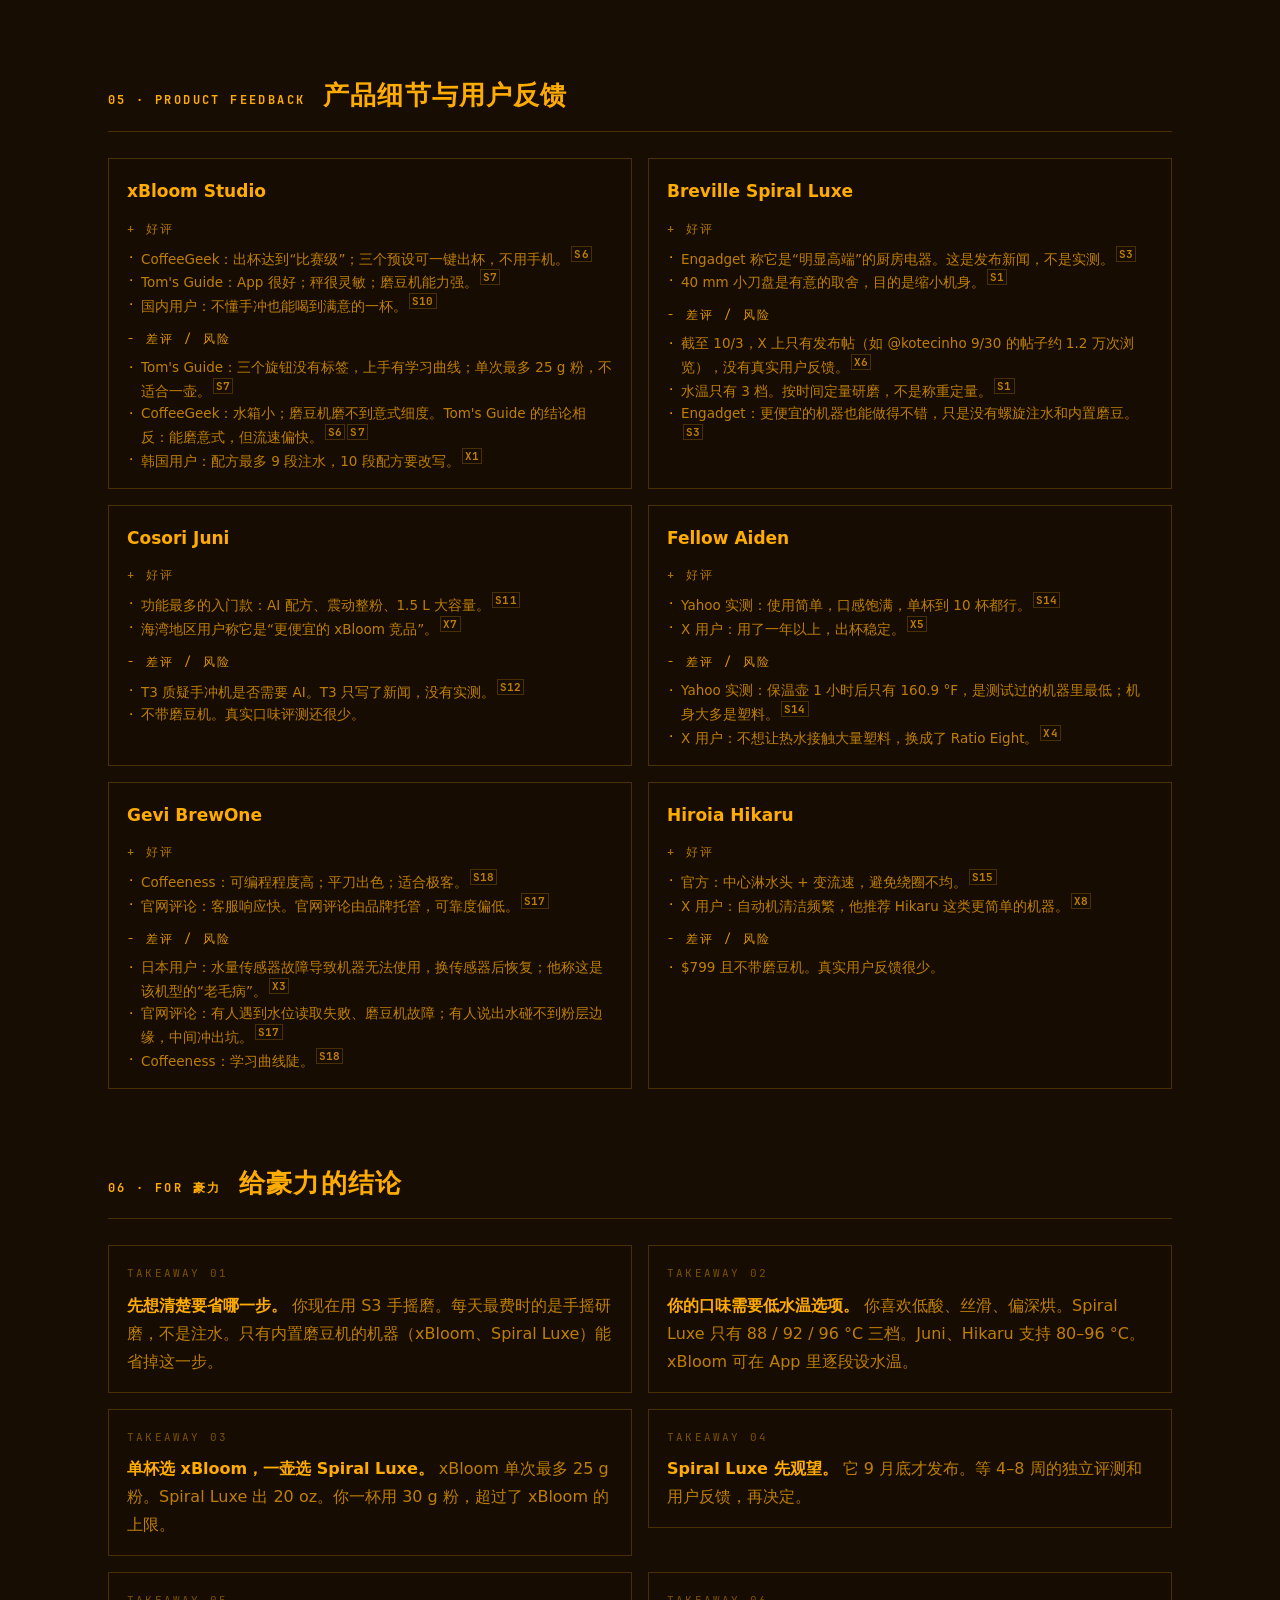
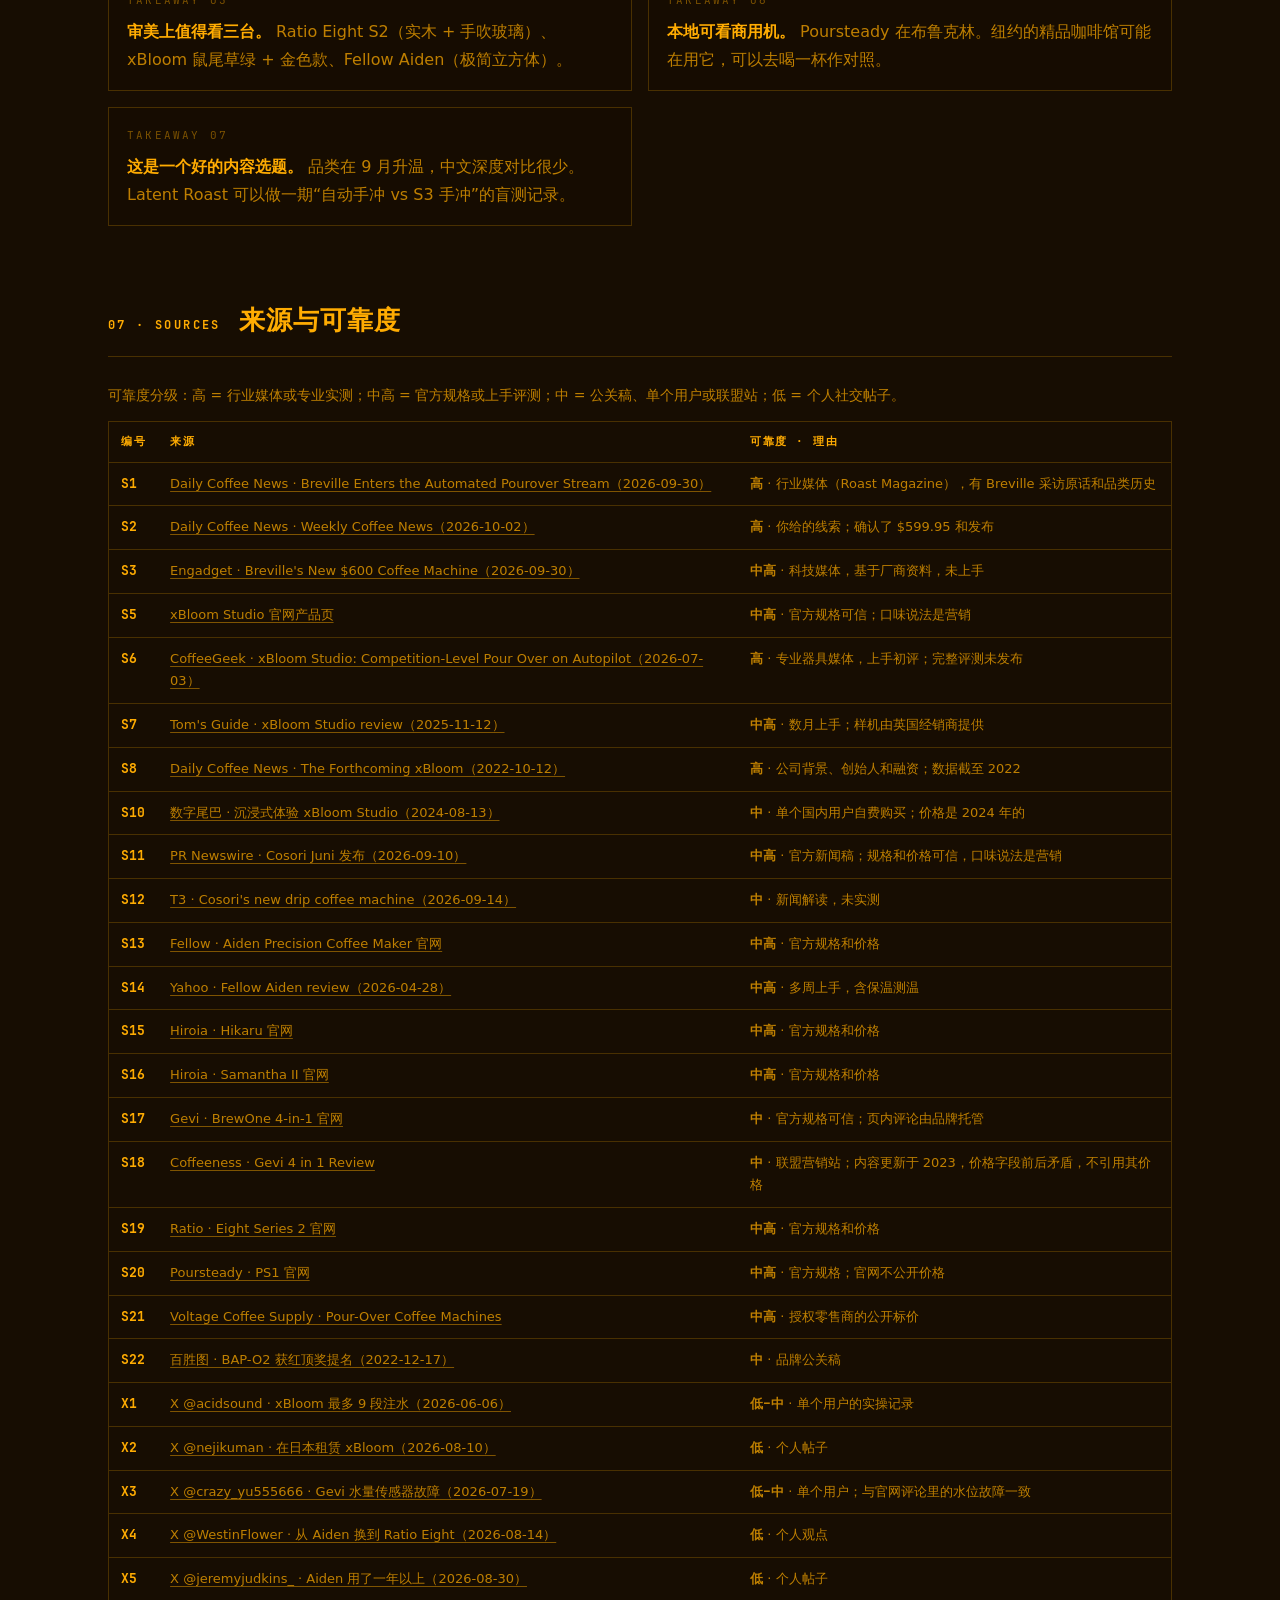
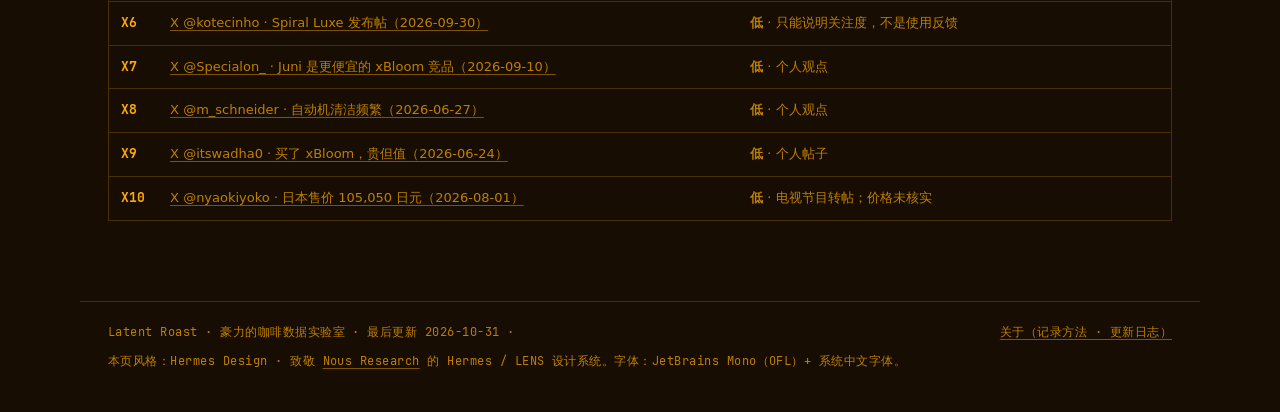
<file: research.html>
<!DOCTYPE html>
<html lang="zh-CN" data-theme="day">
<head>
<meta charset="UTF-8">
<meta name="viewport" content="width=device-width, initial-scale=1">
<title>市场研究 · Latent Roast</title>
<meta name="description" content="全自动手冲咖啡机市场研究（2026-10）：玩家、用户群、竞争格局、用户反馈。">
<link rel="stylesheet" href="assets/hermes.css">
<script>
/* Hermes LENS: LENS_5I (day, default) <-> LENS_0 (night). Homage to Nous Research. */
function applyLens(p){var r=document.documentElement.style;
  r.setProperty('--background','color-mix(in srgb,'+p.bg+' 100%,transparent)');r.setProperty('--background-base',p.bg);
  r.setProperty('--midground','color-mix(in srgb,'+p.mg+' 100%,transparent)');r.setProperty('--midground-base',p.mg);
  r.setProperty('--foreground-alpha',p.fgA);r.setProperty('--foreground','color-mix(in srgb,#ffffff '+(p.fgA*100)+'%,transparent)');
  r.setProperty('--component-backdrop-bg-blend-mode',p.blend);
  var t=document.querySelector('.h-toggle');if(t)t.setAttribute('aria-label',p.fgA?'切换到夜间主题':'切换到日间主题');}
var LENS_0={bg:'#041C1C',mg:'#ffe6cb',fgA:0,blend:'difference'};
var LENS_5I={bg:'#170d02',mg:'#FFAC02',fgA:1,blend:'multiply'};
function toggleLens(){var night=document.documentElement.dataset.theme==='night';
  document.documentElement.dataset.theme=night?'day':'night';applyLens(night?LENS_5I:LENS_0);
  try{localStorage.setItem('hermes-theme',document.documentElement.dataset.theme)}catch(e){}}
(function(){var s;try{s=localStorage.getItem('hermes-theme')}catch(e){}var night=s==='night';
  document.documentElement.dataset.theme=night?'night':'day';applyLens(night?LENS_0:LENS_5I);})();
</script>
</head>
<body data-page="research">
<div class="hermes-bg" aria-hidden="true">
  <div class="bg-l1"></div>
  <img class="bg-l2" src="assets/hermes/filler-bg0.webp" alt="">
  <div class="bg-l99"></div>
  <div class="bg-l200"></div>
  <div class="bg-l201"></div>
</div>
<a class="skip" href="#app">跳到正文</a>
<nav id="nav" aria-label="页面导航"></nav>
<main class="wrap" id="app">
  <noscript><p style="padding:40px 0">请开启 JavaScript。这个页面需要 JavaScript 才能显示内容（内容在 data/data.js）。</p></noscript>
</main>
<footer class="wrap" id="foot"></footer>
<script src="data/data.js"></script>
<script src="assets/app.js"></script>
</body>
</html>
</file>
<file: assets/style.css>
:root{
  --forest:#2F4A3A; --forest-2:#3E5C49; --olive:#4F5B33; --sage:#9CAF94; --sage-2:#C9D5C1; --sage-3:#E6ECDF;
  --cream:#F7F4EC; --paper:#FFFDF8; --ink:#1F2A23; --muted:#56615A; --line:#E1DDD0; --warn-bg:#F4EBDD; --warn:#6B4E22;
  --r:16px; --shadow:0 1px 2px rgba(31,42,35,.04),0 8px 24px rgba(31,42,35,.06);
}
*{box-sizing:border-box;margin:0;padding:0}
html{scroll-behavior:smooth;scroll-padding-top:72px}
@media (prefers-reduced-motion:reduce){html{scroll-behavior:auto}}
body{font-family:"Noto Sans SC","Noto Sans CJK SC","PingFang SC","Hiragino Sans GB","Microsoft YaHei",system-ui,sans-serif;background:var(--cream);color:var(--ink);line-height:1.7;font-size:16px;-webkit-font-smoothing:antialiased}
a{color:var(--forest);text-underline-offset:3px;text-decoration-color:var(--sage)}
a:focus-visible,summary:focus-visible{outline:2px solid var(--forest);outline-offset:3px;border-radius:6px}
b{font-weight:700}
.wrap{max-width:1080px;margin:0 auto;padding:0 28px}
.skip{position:absolute;left:-999px;top:8px;background:var(--forest);color:#fff;padding:8px 14px;border-radius:8px;z-index:50}
.skip:focus{left:12px}

nav{position:sticky;top:0;z-index:20;background:rgba(247,244,236,.92);backdrop-filter:blur(10px);-webkit-backdrop-filter:blur(10px);border-bottom:1px solid var(--line)}
nav .wrap{display:flex;align-items:center;justify-content:space-between;gap:16px;height:58px}
.brand{font-weight:800;color:var(--forest);white-space:nowrap}
nav ul{display:flex;gap:2px;list-style:none;overflow-x:auto;scrollbar-width:none}
nav ul::-webkit-scrollbar{display:none}
nav ul a{display:block;padding:6px 12px;border-radius:999px;text-decoration:none;color:var(--muted);font-size:14px;font-weight:500;white-space:nowrap}
nav ul a:hover{background:var(--sage-3);color:var(--forest)}
nav ul a .n{color:var(--olive);font-weight:700;margin-right:4px}

header{padding:44px 0 8px}
header h1{font-size:40px;line-height:1.2;font-weight:800;color:var(--forest)}
header p{color:var(--muted);margin-top:6px;font-size:15px}

section{padding:40px 0 8px}
.sec-title{display:flex;align-items:baseline;gap:12px;margin-bottom:18px}
.sec-title .n{font-size:15px;font-weight:800;color:var(--paper);background:var(--forest);width:28px;height:28px;border-radius:50%;display:grid;place-items:center;flex:none;transform:translateY(-3px)}
h2{font-size:28px;line-height:1.3;font-weight:800;color:var(--forest)}
.sec-title small{color:var(--muted);font-size:14px;font-weight:400}
h3{font-size:18px;color:var(--forest);font-weight:700}
h4{font-size:13.5px;letter-spacing:.04em;color:var(--olive);font-weight:700;margin:20px 0 8px}

.card{background:var(--paper);border:1px solid var(--line);border-radius:var(--r);padding:24px;box-shadow:var(--shadow)}

/* ① recipe */
.recipe{border:2px solid var(--forest);padding:0;overflow:hidden}
.recipe-head{background:var(--forest);color:#fff;padding:20px 24px;display:flex;justify-content:space-between;align-items:center;gap:16px;flex-wrap:wrap}
.recipe-head h3{color:#fff;font-size:22px}
.recipe-head .bean{color:#DDE6D8;font-size:14px}
.badge{display:inline-block;font-size:12.5px;font-weight:700;padding:4px 10px;border-radius:999px;background:var(--sage-2);color:var(--forest);white-space:nowrap}
.recipe-body{padding:24px}
.params{display:grid;grid-template-columns:repeat(5,1fr);gap:12px}
.param{background:var(--sage-3);border-radius:12px;padding:14px 16px}
.param .k{font-size:13px;color:var(--muted)}
.param .v{font-size:28px;font-weight:800;color:var(--forest);line-height:1.25}
.param .v small{font-size:15px;font-weight:600}
.param .d{font-size:12.5px;color:var(--olive);font-weight:600}
.param.key{background:var(--forest)}
.param.key .k,.param.key .d{color:#DDE6D8}.param.key .v{color:#fff}
.why{font-size:14.5px;color:var(--muted);margin-top:12px}
.two{display:grid;grid-template-columns:1fr 1.6fr;gap:28px;margin-top:4px}
ol.prep{padding-left:0;list-style:none;counter-reset:p}
ol.prep li{counter-increment:p;position:relative;padding-left:32px;margin:8px 0;font-size:15px}
ol.prep li:before{content:counter(p);position:absolute;left:0;top:2px;width:22px;height:22px;border-radius:50%;border:1.5px solid var(--forest);color:var(--forest);font-size:12px;font-weight:700;display:grid;place-items:center}
table{width:100%;border-collapse:collapse;font-size:15px}
caption{text-align:left;font-size:13.5px;color:var(--olive);font-weight:700;padding-bottom:8px}
th{font-size:13px;color:var(--muted);font-weight:700;text-align:left;padding:8px 12px;border-bottom:2px solid var(--forest);white-space:nowrap}
td{padding:11px 12px;border-bottom:1px solid var(--line);vertical-align:top}
.tl td.t{font-family:ui-monospace,"SF Mono",Menlo,monospace;font-weight:800;color:var(--forest);white-space:nowrap;font-size:16px}
.tl td.w{font-weight:800;color:var(--forest);white-space:nowrap;text-align:right}
.tl th:last-child{text-align:right}
.tl tr.wait td{background:#F3F1E8;color:var(--muted)}
.tl tr.end td{background:var(--sage-3)}
.phase{display:flex;height:30px;border-radius:8px;overflow:hidden;margin:14px 0 4px;font-size:12.5px;font-weight:700}
.phase div{display:flex;align-items:center;padding:0 10px;white-space:nowrap}
.phase .p1{background:var(--forest);color:#fff;flex:110}
.phase .p2{background:var(--sage-2);color:var(--forest);flex:85}
.axis{position:relative;height:18px;font-size:12px;color:var(--muted);font-family:ui-monospace,Menlo,monospace}
.axis span{position:absolute;top:0;transform:translateX(-50%)}
.axis span:first-child{transform:none}.axis span:last-child{transform:translateX(-100%)}
.note{display:flex;gap:10px;background:var(--warn-bg);color:var(--warn);border-radius:12px;padding:14px 16px;font-size:14.5px;margin-top:14px;line-height:1.65}
.note svg{flex:none;width:20px;height:20px;margin-top:2px}
.ifthen{display:grid;grid-template-columns:repeat(3,1fr);gap:12px}
.ifthen>div{border:1px solid var(--line);border-radius:12px;padding:12px 14px;font-size:14.5px;background:var(--cream)}
.ifthen .if{color:var(--muted);font-size:13.5px}
.ifthen .then{color:var(--forest);font-weight:600}

/* ② log */
.log-wrap{overflow-x:auto}
.log td,.log th{font-size:14.5px}
.log td{white-space:nowrap}.log td.wrap{white-space:normal;min-width:180px}
.log td.num{font-weight:800;color:var(--forest)}
.log tr.planned td{color:var(--muted);background:#FAF8F1}
.status{font-size:12px;font-weight:700;padding:2px 8px;border-radius:99px;white-space:nowrap}
.status.done{background:var(--sage-3);color:var(--forest)}
.status.planned{background:var(--warn-bg);color:var(--warn)}
.diag{color:#8A3B1E;font-weight:700}
.todos{list-style:none;display:flex;flex-direction:column;gap:8px;margin-top:4px}
.todos li{display:flex;gap:10px;align-items:flex-start;font-size:15px}
.todos .box{width:20px;height:20px;border:2px solid var(--forest);border-radius:6px;flex:none;margin-top:3px;display:grid;place-items:center;color:#fff;font-size:12px}
.todos li.done .box{background:var(--forest)}
.todos li.done span{color:var(--muted);text-decoration:line-through}
.logcards{display:none}

/* ③ gear */
.gear{display:grid;grid-template-columns:1fr 1fr;gap:18px}
.gear .card{display:flex;flex-direction:column}
.g-head{display:flex;justify-content:space-between;align-items:flex-start;gap:10px}
.g-sub{font-size:13.5px;color:var(--muted);margin:2px 0 10px}
dl.quick{display:grid;grid-template-columns:auto 1fr;gap:6px 14px;font-size:14.5px}
dl.quick dt{font-weight:700;color:var(--forest);white-space:nowrap}
details{margin-top:14px;border-top:1px solid var(--line);padding-top:10px}
summary{cursor:pointer;font-size:14px;font-weight:700;color:var(--olive);list-style:none;display:flex;align-items:center;gap:6px;padding:4px 0}
summary::-webkit-details-marker{display:none}
summary:before{content:"";width:7px;height:7px;border-right:2px solid currentColor;border-bottom:2px solid currentColor;transform:rotate(-45deg);transition:transform .15s}
details[open]>summary:before{transform:rotate(45deg)}
details .d-item{margin-top:10px;font-size:14.5px}
details .d-item b.h{display:block;color:var(--forest);font-size:14px}
details table td{padding:6px 10px;font-size:14px}
.keymap{width:200px;margin:4px 0 12px}

/* ④ method */
.method{display:grid;grid-template-columns:1.2fr 1fr;gap:18px}
.chips{display:flex;flex-wrap:wrap;gap:6px}
.chip{font-size:13.5px;padding:3px 10px;border-radius:8px;background:var(--sage-3);color:var(--forest)}
ul.plain{padding-left:20px;font-size:14.5px}
ul.plain li{margin:6px 0}
ul.plain li::marker{color:var(--forest-2)}
.tools{display:flex;flex-direction:column;gap:10px}
.tool{border:1px solid var(--line);border-radius:12px;padding:12px 14px;font-size:14.5px;background:var(--cream)}
.tool.rec{border:2px solid var(--forest);background:var(--paper)}

/* ⑤ changelog */
.cl{list-style:none;border-left:2px solid var(--sage-2);padding-left:20px}
.cl>li{position:relative;margin-bottom:18px}
.cl>li:before{content:"";position:absolute;left:-27px;top:6px;width:12px;height:12px;border-radius:50%;background:var(--forest);border:2px solid var(--cream)}
.cl .date{font-weight:800;color:var(--forest);font-family:ui-monospace,Menlo,monospace}
.cl ul{padding-left:18px;font-size:14.5px;color:#3A463E}

footer{padding:36px 0 48px;color:var(--muted);font-size:13px}

@media (max-width:900px){
  .params{grid-template-columns:repeat(3,1fr)}
  .two,.method,.gear{grid-template-columns:1fr}
  .ifthen{grid-template-columns:1fr}
}
@media (max-width:600px){
  .wrap{padding:0 16px}
  header{padding:28px 0 0} header h1{font-size:30px}
  h2{font-size:23px}
  .brand{display:none} nav .wrap{height:52px}
  .params{grid-template-columns:repeat(3,1fr);gap:8px}
  .param{padding:12px}
  .param .v{font-size:23px}
  .param.key{grid-column:span 2}
  .param .v.sm{font-size:15px!important;white-space:nowrap}
  .recipe-body,.card{padding:18px}.card.recipe{padding:0}
  .recipe-head{padding:16px 18px}
  .tl td,.tl th{padding:10px 6px}
  .tl td.t{font-size:15px}
  .log-wrap{display:none}.logcards{display:flex;flex-direction:column;gap:10px}
  .lc{border:1px solid var(--line);border-radius:12px;padding:12px 14px;font-size:14.5px;background:var(--cream)}
  .lc .top{display:flex;justify-content:space-between;align-items:center;margin-bottom:4px}
  .lc .top b{color:var(--forest)}
  .lc .kv{color:var(--muted);font-size:13.5px}
}
@media print{nav{display:none}details{display:block}details>*{display:block}}
/* v4 additions */
.brandhead{padding:34px 0 0;display:flex;align-items:baseline;gap:14px;flex-wrap:wrap}
.brandhead h1{font-size:40px;line-height:1.15;font-weight:800;color:var(--forest);letter-spacing:-.01em}
.brandhead p{font-size:15px;color:var(--muted);margin:0}
@media (max-width:600px){.brandhead{padding-top:22px}.brandhead h1{font-size:30px}}
.hero-daily{background:var(--forest);color:#EEF2EA;border-radius:22px;padding:32px 36px;box-shadow:var(--shadow);position:relative;overflow:hidden}
.hero-daily:after{content:"";position:absolute;right:-90px;top:-90px;width:280px;height:280px;border-radius:50%;background:radial-gradient(circle,rgba(201,213,193,.22),transparent 70%);pointer-events:none}
.hero-daily .top{display:flex;gap:10px;align-items:center;flex-wrap:wrap;font-size:13.5px;color:#C9D5C1;font-weight:600}
.hero-daily .tagx{background:#F4EBDD;color:var(--warn);font-weight:800;font-size:12px;padding:2px 10px;border-radius:99px}
.hero-daily .tagt{background:rgba(255,255,255,.12);color:#fff;font-size:12px;padding:2px 10px;border-radius:99px}
.hero-daily h3{color:#fff;font-size:34px;line-height:1.3;margin:12px 0 10px;font-weight:800}
.hero-daily .body{font-size:16px;color:#E3EADF;max-width:820px;line-height:1.8}
.hero-daily .body b{color:#fff}
.try{margin-top:18px;background:var(--paper);color:var(--ink);border-radius:14px;padding:14px 18px;display:flex;gap:12px;align-items:flex-start;max-width:820px}
.try .lab{font-size:12.5px;font-weight:800;color:#fff;background:var(--forest-2);padding:3px 10px;border-radius:99px;white-space:nowrap;margin-top:2px}
.hero-daily .src{margin-top:14px;font-size:13.5px;color:#C9D5C1}
.hero-daily .src a{color:#fff;text-decoration-color:rgba(255,255,255,.5)}
.hero-daily details{border-top:1px solid rgba(255,255,255,.18);margin-top:18px}
.hero-daily summary{color:#C9D5C1}
.hero-daily .past{list-style:none;margin-top:8px;font-size:14.5px}
.hero-daily .past li{padding:4px 0;color:#E3EADF}
.hero-daily .past .d{font-family:ui-monospace,Menlo,monospace;color:#C9D5C1;margin-right:8px}
.today-result{margin-top:16px;border:1.5px dashed var(--sage);border-radius:var(--r);padding:16px 20px;background:var(--paper);font-size:15px}
.today-result.has{border-style:solid;border-color:var(--forest)}
.today-result h4{margin:0 0 6px}
nav ul a.gear-link{border:1.5px solid var(--forest);color:var(--forest);font-weight:700;margin-left:6px}
.gear-all>details{margin:0;border:0;padding:0}
.gear-all>details>summary{font-size:15px;padding:16px 20px;background:var(--paper);border:1px solid var(--line);border-radius:var(--r);color:var(--forest);box-shadow:var(--shadow)}
.gear-all>details[open]>summary{margin-bottom:16px}
.gear-hint{font-weight:500;color:var(--muted);font-size:13.5px;margin-left:auto;white-space:nowrap;padding-left:12px}
.about{border-top:1px solid var(--line);margin-top:56px;padding-top:8px}
.about>details{border:0;margin:0;padding:6px 0}
.about>details>summary{font-size:14.5px;color:var(--forest)}
.about .inner{padding:8px 0 8px 16px;max-width:820px}
footer a{color:var(--forest)}
@media (max-width:600px){
  .hero-daily{padding:22px 20px;border-radius:18px}
  .hero-daily h3{font-size:26px}
  .hero-daily .body{font-size:15px}
  .try{flex-direction:column;gap:6px}
  nav ul a{padding:6px 9px;font-size:13.5px}
  .gear-all>details>summary{align-items:flex-start;font-size:14.5px}
  .gear-hint{display:none}
  .sec-title{flex-direction:column;align-items:flex-start;gap:2px}
}

.sr{position:absolute;width:1px;height:1px;overflow:hidden;clip:rect(0 0 0 0)}
/* ===== v6 multi-page ===== */
section.first{padding-top:18px}
.nw{white-space:nowrap}
nav .brand{text-decoration:none}
nav ul a.active{background:var(--sage-3);color:var(--forest);font-weight:700}
nav ul a.gear-link.active{background:var(--forest);color:#fff}
.mg-grid{display:grid;grid-template-columns:1fr 300px;gap:28px;align-items:start;position:relative;z-index:1}
.crumbs{display:flex;gap:6px;flex-wrap:wrap;margin-top:10px}
.crumbs span{font-size:12.5px;font-weight:700;color:#fff;background:rgba(255,255,255,.12);border:1px solid rgba(255,255,255,.18);padding:2px 10px;border-radius:99px}
.mg h3{margin-top:10px}
.ill,.ill-ph{margin:0;border-radius:14px;overflow:hidden;position:relative}
.ill img{display:block;width:100%;height:auto}
.ill-ph svg{display:block;width:100%;height:auto}
.ill-ph span{position:absolute;right:10px;top:10px;font-size:11.5px;font-weight:700;background:rgba(31,42,35,.55);color:#fff;padding:2px 8px;border-radius:99px}
.expand{margin-top:20px;position:relative;z-index:1;font:inherit;font-size:14.5px;font-weight:700;color:var(--forest);background:var(--sage-2);border:0;border-radius:99px;padding:8px 18px;cursor:pointer}
.expand:hover{background:#fff}
.expand:focus-visible{outline:2px solid #fff;outline-offset:3px}
.full{position:relative;z-index:1;margin-top:18px;background:var(--paper);color:var(--ink);border-radius:14px;padding:22px 26px;max-width:860px}
.full .md p{margin:0 0 12px;font-size:15.5px;line-height:1.85}
.full .md ul,.full ul.take,.full ul.srcs{padding-left:22px;margin:0 0 12px;font-size:15px}
.full li{margin:4px 0}
.full h4{margin-top:16px}
.full a{color:var(--forest)}
.map-scroll{overflow-x:auto}
table.map{min-width:560px}
table.map th[scope=row]{white-space:normal;font-weight:400;color:var(--ink);border-bottom:1px solid var(--line);padding:10px 12px;width:34%}
table.map th[scope=row] b{display:block;color:var(--forest);font-size:14.5px}
table.map th[scope=row] small{color:var(--muted);font-size:12.5px}
table.map td{text-align:center;vertical-align:middle;padding:6px}
table.map td span{display:block;border-radius:10px;padding:10px 6px;font-size:13px;font-weight:700;min-height:40px;line-height:20px}
table.map td.done span{background:var(--forest);color:#fff}
table.map td.next span{background:var(--warn-bg);color:var(--warn);outline:2px dashed #C9A56B;outline-offset:-2px}
table.map td.todo span{background:var(--cream);border:1px solid var(--line)}
.legend{display:flex;gap:16px;flex-wrap:wrap;margin-top:12px;font-size:13px;color:var(--muted)}
.lg{display:inline-block;width:14px;height:14px;border-radius:4px;vertical-align:-2px;margin-right:6px}
.lg.done{background:var(--forest)}.lg.next{background:var(--warn-bg);outline:2px dashed #C9A56B;outline-offset:-2px}.lg.todo{background:var(--cream);border:1px solid var(--line)}
.filters{display:flex;flex-wrap:wrap;gap:8px;margin-bottom:14px}
.f{font:inherit;font-size:14px;padding:6px 14px;border-radius:99px;border:1.5px solid var(--forest);background:var(--paper);color:var(--forest);cursor:pointer}
.f.on{background:var(--forest);color:#fff}
.f:focus-visible{outline:2px solid var(--forest);outline-offset:2px}
.archive{list-style:none;display:flex;flex-direction:column;gap:10px}
.archive li{background:var(--paper);border:1px solid var(--line);border-radius:14px;padding:14px 18px;box-shadow:var(--shadow)}
.archive .d{font-family:ui-monospace,Menlo,monospace;color:var(--olive);font-weight:700;margin-right:10px;font-size:14px}
.archive .pill-s{font-size:12.5px;background:var(--sage-3);color:var(--forest);padding:2px 8px;border-radius:99px;margin-right:10px}
.archive b{color:var(--forest)}
.archive p{font-size:14.5px;color:var(--muted);margin-top:4px}
.tagx.sm{font-size:11px;padding:1px 8px;border-radius:99px;background:var(--warn-bg);color:var(--warn);font-weight:800}
.gear .card details{margin-top:14px}
footer a{color:var(--forest)}
@media (max-width:860px){.mg-grid{grid-template-columns:1fr}.mg-ill{max-width:360px}}
@media (max-width:600px){
  .full{padding:16px 16px}
  nav ul a{padding:6px 8px;font-size:13px}
  nav .brand{display:none}
  .brandhead h1{font-size:28px}
}
table.map{table-layout:fixed}
table.map col.c-b{width:30%}
table.map td.done.next span{background:var(--forest);color:#fff;outline:2px dashed #C9A56B;outline-offset:2px}
.lg.prog{background:var(--forest);outline:2px dashed #C9A56B;outline-offset:1px}
footer{margin-top:40px;border-top:1px solid var(--line);padding-top:20px}
.archive b{display:block;margin-top:4px;font-size:16px}
@media (max-width:600px){
  table.map{min-width:0}
  table.map col.c-b{width:34%}
  table.map th[scope=row] small{display:none}
  table.map th,table.map td{padding:5px 3px}
  table.map td span{font-size:12px;padding:8px 2px;min-height:34px}
  .mg-ill:has(.ill-ph){display:none}
}
footer.wrap{margin-top:40px}

/* 13-branch map: code badge + source reliability */
table.map th[scope=row] .bc{display:inline-block;min-width:26px;margin-right:6px;padding:0 5px;border-radius:6px;background:var(--sage-3,#E6ECDF);color:var(--forest);font-size:11px;font-weight:800;letter-spacing:.04em;text-align:center;line-height:18px;vertical-align:1px}
.full ul.srcs .rel{color:var(--muted);font-size:13px}
@media (max-width:600px){table.map th[scope=row] b{font-size:13.5px}table.map th[scope=row] .bc{min-width:22px;margin-right:4px;font-size:10.5px}}
@media (max-width:600px){table.map col.c-b{width:40%}table.map th[scope=row] b{white-space:nowrap;font-size:13px}}

/* ===== Morning Gradient today-card · direction A（单幅水彩小品 + 对话气泡，用户 2026-10-02 选定）===== */
@font-face{font-family:"MG WenKai";src:local("LXGW WenKai"),local("LXGWWenKai-Regular"),url(fonts/LXGWWenKai-Regular.subset.woff) format("woff");font-weight:400;font-display:swap}
@font-face{font-family:"MG WenKai";src:local("LXGW WenKai Medium"),local("LXGWWenKai-Medium"),url(fonts/LXGWWenKai-Medium.subset.woff) format("woff");font-weight:500 700;font-display:swap}
@font-face{font-family:"MG Caveat";src:local("Caveat"),url(fonts/Caveat.woff) format("woff");font-weight:400 700;font-display:swap}
.mgA{--pp:#F4EEE1;--lemon:#D9BE55;position:relative;background:var(--pp);color:var(--ink);border-radius:20px;padding:34px 44px 30px;box-shadow:var(--shadow);font-family:"MG WenKai","LXGW WenKai","Noto Serif SC",serif;overflow:hidden;
  background-image:url("data:image/svg+xml;utf8,<svg xmlns='http://www.w3.org/2000/svg' width='300' height='300'><filter id='n'><feTurbulence type='fractalNoise' baseFrequency='.9' numOctaves='3' stitchTiles='stitch'/><feColorMatrix values='0 0 0 0 .35  0 0 0 0 .30  0 0 0 0 .2  0 0 0 .07 0'/></filter><rect width='300' height='300' filter='url(%23n)'/></svg>")}
.mgA .mast{display:flex;justify-content:space-between;align-items:baseline;gap:10px 18px;flex-wrap:wrap;color:var(--forest)}
.mgA .mg-brand{font-family:"MG Caveat","Caveat",cursive;font-size:28px;font-weight:700;line-height:1.1}
.mgA .mg-brand .dt{font-family:"MG WenKai",serif;font-size:15px;font-weight:400;color:var(--muted)}
.mgA .meta{font-size:15.5px;color:var(--muted)}
.mgA .meta i{font-style:normal;font-family:"MG Caveat","Caveat",cursive;font-size:22px;font-weight:700;color:var(--forest)}
.mgA .rule{display:block;width:100%;height:10px;margin-top:6px}
.mg-art{position:relative;margin:10px -8px 0;container-type:inline-size}
.mg-pic{aspect-ratio:16/9;-webkit-mask-image:radial-gradient(ellipse 72% 70% at 50% 52%,#000 62%,transparent 100%);mask-image:radial-gradient(ellipse 72% 70% at 50% 52%,#000 62%,transparent 100%)}
.mg-pic img{display:block;width:100%;height:100%;object-fit:cover;mix-blend-mode:multiply}
.mg-art .ill-ph{border-radius:14px;overflow:hidden;position:relative}
.mg-art .ill-ph svg{display:block;width:100%;height:auto}
.mg-bub{position:absolute;z-index:2;font-size:2.55cqw;line-height:1.35;padding:1.5cqw 2.2cqw;text-align:center;white-space:nowrap;color:var(--ink)}
.mg-bub::before{content:"";position:absolute;inset:0;background:#FBF8F0;border:2.4px solid var(--ink);border-radius:58% 42% 55% 45%/52% 58% 42% 48%;filter:url(#mgRough);z-index:-1}
.mg-bub b{font-family:"MG Caveat","Caveat",cursive;font-size:1.35em;font-weight:700;color:var(--forest)}
.mg-bub .tail{position:absolute;width:4.6cqw;height:4.6cqw;bottom:-4cqw;left:62%;overflow:visible;z-index:-1}
.mg-bub.tr .tail{left:auto;right:58%;transform:scaleX(-1)}
.mg-low{display:grid;grid-template-columns:minmax(0,1fr) 340px;gap:22px 44px;align-items:start;margin-top:10px}
.mgA h3{font-family:"MG WenKai",serif;font-weight:500;font-size:clamp(40px,5.4vw,70px);line-height:1.08;color:var(--forest);letter-spacing:1px;margin:0}
.mgA h3 .q{font-family:"MG Caveat","Caveat",cursive;font-size:1.12em;color:var(--forest-2);margin-left:2px}
.mgA .under{display:block;width:min(520px,80%);height:18px;margin:2px 0 0 -4px}
.mgA .lede{font-size:18px;line-height:1.85;margin-top:12px;max-width:620px}
.mgA .lede b{font-weight:500;color:var(--forest);background:linear-gradient(transparent 62%,rgba(156,175,148,.55) 62%,rgba(156,175,148,.55) 92%,transparent 92%)}
.mgA .order{margin-top:18px}
.mgA .olab{font-size:14.5px;color:var(--muted)}
.mgA .order .row{display:flex;align-items:center;flex-wrap:wrap;gap:8px 10px;margin-top:6px;font-size:19px}
.mgA .order .dot{width:22px;height:22px;border-radius:50%;display:inline-block;filter:url(#mgWash)}
.mgA .order .arr{font-family:"MG Caveat","Caveat",cursive;font-size:24px;color:var(--muted)}
.mgA .note{position:relative;padding:34px 32px 30px;transform:rotate(1.4deg);margin-top:6px}
.mgA .note::before{content:"";position:absolute;inset:0;background:radial-gradient(ellipse at 40% 35%,rgba(156,175,148,.62),rgba(201,213,193,.55) 55%,rgba(201,213,193,.18) 80%,transparent 92%);filter:url(#mgWash);z-index:0}
.mgA .note>*{position:relative}
.mgA .note .lab{font-size:15px;color:var(--forest);letter-spacing:4px}
.mgA .note .big{font-family:"MG Caveat","Caveat",cursive;font-size:64px;font-weight:700;line-height:1;color:var(--forest);margin:8px 0 6px;white-space:nowrap}
.mgA .note .big span{font-size:.6em;color:var(--forest-2);margin:0 6px}
.mgA .note p{font-size:16px;line-height:1.7}
.mgA .expand{margin-top:22px;color:#fff;background:var(--forest)}
.mgA .expand:hover{background:var(--forest-2)}
.mgA .expand:focus-visible{outline:2px solid var(--forest);outline-offset:3px}
.mgA .full{background:#FBF8F0;border:1px solid var(--line);font-family:"Noto Sans SC","PingFang SC","Hiragino Sans GB",system-ui,sans-serif}
.mgA .tagx{background:var(--warn-bg);color:var(--warn);font-weight:800;font-size:12px;padding:1px 8px;border-radius:99px;font-family:system-ui,sans-serif}
@media (max-width:860px){.mg-low{grid-template-columns:1fr}.mgA .note{max-width:420px}}
@media (max-width:600px){
  .mgA{padding:20px 16px 20px;border-radius:16px}
  .mgA .mg-brand{font-size:23px}.mgA .mg-brand .dt{display:block;margin-top:2px;font-size:13px}
  .mgA .meta{font-size:13.5px}
  .mg-art{margin:6px -6px 0}
  .mg-bub{font-size:3.3cqw;padding:1.6cqw 2.4cqw}
  .mg-bub::before{border-width:1.8px}
  .mgA h3{font-size:38px}
  .mgA .lede{font-size:16px;line-height:1.8}
  .mgA .order .row{font-size:16.5px}
  .mgA .note{padding:26px 22px 22px;transform:rotate(1deg)}
  .mgA .note .big{font-size:52px}
  .mgA .note p{font-size:15px}
}
.mgA .note{display:block;background:none;border:0;border-radius:0;color:var(--ink)}
.mgA h3{margin-top:12px}
.mgA .lede{margin-top:4px}
.mg-low{margin-top:14px;grid-template-columns:minmax(0,1fr) 320px}
@media (max-width:860px){.mg-low{grid-template-columns:1fr}}
@media (max-width:600px){.mg-bub{font-size:3.9cqw;padding:1.4cqw 2.2cqw;line-height:1.25}.mg-bub b{font-size:1.25em}}
</file>
<file: assets/hermes.css>
/* Latent Roast · research page · Hermes Design (homage to Nous Research's Hermes / LENS design system)
 * Only research.html loads this file. Fonts: JetBrains Mono (OFL) + system CJK. Nous display fonts are not published (licence unclear). */
@font-face{font-family:'JetBrains Mono';font-weight:400;font-display:swap;src:url('hermes/JetBrainsMono-Regular.woff2') format('woff2')}
@font-face{font-family:'JetBrains Mono';font-weight:700;font-display:swap;src:url('hermes/JetBrainsMono-Bold.woff2') format('woff2')}
:root{
  --background:color-mix(in srgb,#170d02 100%,transparent); --background-base:#170d02;
  --midground:color-mix(in srgb,#FFAC02 100%,transparent); --midground-base:#FFAC02;
  --foreground:color-mix(in srgb,#ffffff 100%,transparent); --foreground-alpha:1;
  --component-backdrop-bg-blend-mode:multiply; --warm-glow:rgba(255,189,56,0.35); --noise-opacity-mul:1;
  --mono:'JetBrains Mono',ui-monospace,monospace;
  --cjk:"Noto Sans SC","Noto Sans CJK SC","PingFang SC","Hiragino Sans GB","Microsoft YaHei",system-ui,sans-serif;
  --line:color-mix(in srgb,var(--midground-base) 22%,transparent);
  --soft:color-mix(in srgb,var(--midground-base) 72%,transparent);
}
*{box-sizing:border-box;margin:0;padding:0}
html{scroll-behavior:smooth;scroll-padding-top:80px}
@media (prefers-reduced-motion:reduce){html{scroll-behavior:auto}.arc-border::before{animation:none!important}}
body{background:var(--background-base);color:var(--midground);font-family:var(--cjk);line-height:1.75;font-size:16px;-webkit-font-smoothing:antialiased;min-height:100vh}
a{color:inherit;text-underline-offset:3px;text-decoration-color:color-mix(in srgb,var(--midground-base) 45%,transparent)}
a:hover{text-decoration-color:currentColor}
a:focus-visible,button:focus-visible{outline:1px solid var(--midground);outline-offset:3px}
b{font-weight:700}
.skip{position:absolute;left:-999px;top:8px;background:var(--midground);color:var(--background-base);padding:8px 14px;z-index:50}
.skip:focus{left:12px}

/* backdrop stack (5 fixed layers) */
.hermes-bg>*{position:fixed;inset:0;pointer-events:none}
.bg-l1{z-index:1;background:var(--background-base);mix-blend-mode:var(--component-backdrop-bg-blend-mode,difference)}
.bg-l2{z-index:2;height:150dvh;width:auto;min-width:100dvw;object-fit:cover;object-position:top left;filter:invert(1);opacity:.033;mix-blend-mode:difference}
.bg-l99{z-index:99;background:radial-gradient(120% 90% at 0% 0%,var(--warm-glow),transparent 60%);opacity:.22;mix-blend-mode:lighten}
.bg-l200{z-index:200;background:var(--foreground);mix-blend-mode:difference}
.bg-l201{z-index:201;opacity:calc(.5*var(--noise-opacity-mul));mix-blend-mode:color-dodge;
  background-image:url("data:image/svg+xml,%3Csvg xmlns='http://www.w3.org/2000/svg' width='120' height='120'%3E%3Cfilter id='n'%3E%3CfeTurbulence type='fractalNoise' baseFrequency='0.9' numOctaves='2'/%3E%3C/filter%3E%3Crect width='100%25' height='100%25' filter='url(%23n)'/%3E%3C/svg%3E")}

.wrap{max-width:1120px;margin:0 auto;padding:0 28px}
main.wrap,footer.wrap{position:relative;z-index:3}

/* shared nav markup from app.js, Hermes skin */
nav{position:sticky;top:0;z-index:20;background:color-mix(in srgb,var(--background-base) 88%,transparent);backdrop-filter:blur(8px);-webkit-backdrop-filter:blur(8px);border-bottom:1px solid var(--line)}
nav .wrap{display:flex;align-items:center;justify-content:space-between;gap:16px;height:60px}
.brand{font-family:var(--mono);font-weight:700;text-transform:uppercase;letter-spacing:.14em;font-size:14px;text-decoration:none;white-space:nowrap}
nav ul{display:flex;gap:4px;list-style:none;overflow-x:auto;scrollbar-width:none}
nav ul::-webkit-scrollbar{display:none}
nav ul a{display:block;padding:6px 12px;text-decoration:none;font-size:13px;letter-spacing:.08em;white-space:nowrap;opacity:.72;border:1px solid transparent}
nav ul a:hover{opacity:1;border-color:var(--line)}
nav ul a.active{opacity:1;border-color:var(--midground)}

/* hero */
.h-hero{padding:72px 0 40px;border-bottom:1px solid var(--line)}
.eyebrow,.lab{font-family:var(--mono);font-size:12px;letter-spacing:.2em;text-transform:uppercase;opacity:.65}
.h-hero h1{font-size:clamp(34px,5.6vw,64px);line-height:1.12;font-weight:800;letter-spacing:.02em;margin:.35em 0 .45em}
.h-hero .lede{max-width:46em;font-size:17px;color:var(--soft)}
.h-meta{display:flex;flex-wrap:wrap;gap:10px 28px;margin-top:26px;font-family:var(--mono);font-size:12px;letter-spacing:.08em;align-items:center}
.h-meta .k{opacity:.55;text-transform:uppercase;margin-right:8px}
.method{margin-top:22px;max-width:52em;font-size:14px;color:var(--soft);border-left:1px solid var(--midground);padding-left:14px}
.blink{display:inline-block;width:.6em;height:1em;background:var(--midground);vertical-align:-2px;margin-left:4px;animation:blink 1.1s steps(1) infinite}
@keyframes blink{50%{opacity:0}}

/* toggle */
.theme-cell{display:flex;align-items:center;gap:10px}
.h-toggle{position:relative;height:24px;width:44px;border-radius:9999px;cursor:pointer;border:1px solid color-mix(in srgb,currentColor 30%,transparent);background:color-mix(in srgb,currentColor 8%,transparent);color:inherit}
.h-knob{position:absolute;top:50%;left:0;height:16px;width:16px;border-radius:9999px;background:var(--midground);transform:translate(2px,-50%);transition:transform .2s ease-out}
:root[data-theme="night"] .h-knob{transform:translate(22px,-50%)}

/* sections */
.h-sec{padding:64px 0 8px}
.h-sec>header{display:flex;align-items:baseline;gap:18px;flex-wrap:wrap;margin-bottom:26px;padding-bottom:12px;border-bottom:1px solid var(--line)}
.h-sec h2{font-size:26px;font-weight:800;letter-spacing:.04em}
.h-sec .num{font-family:var(--mono);font-weight:700;font-size:12px;letter-spacing:.2em;text-transform:uppercase}
.h-sec h3{font-size:18px;font-weight:700;margin:30px 0 12px}
.h-sec p,.h-sec li{color:var(--soft)}
.h-sec p b,.h-sec li b{color:var(--midground)}

/* cards + arc-border */
.grid{display:grid;gap:16px}
.g2{grid-template-columns:repeat(2,1fr)} .g3{grid-template-columns:repeat(3,1fr)} .g4{grid-template-columns:repeat(4,1fr)}
@media(max-width:900px){.g3,.g4{grid-template-columns:repeat(2,1fr)}}
@media(max-width:600px){.g2,.g3,.g4{grid-template-columns:1fr}}
.card{position:relative;border:1px solid var(--line);background:color-mix(in srgb,var(--background-base) 80%,transparent);padding:18px 18px 16px;transition:border-color .3s}
.card:hover{border-color:color-mix(in srgb,var(--midground-base) 50%,transparent)}
.card>*{position:relative;z-index:1}
@keyframes gradient-stroke{0%{background-position:15% 15%}100%{background-position:75% 75%}}
.card>.arc-border{--_t:clamp(0%,(0.5 - var(--foreground-alpha,1))*99900%,100%);
  --arc-c0:color-mix(in srgb,var(--foreground) var(--_t),transparent);--arc-c1:var(--midground);--arc-c2:var(--background);
  --arc-angle:160deg;--arc-width:1.25px;--arc-inset:-2px;--arc-duration:2.23s;
  --arc-gradient:linear-gradient(var(--arc-angle),transparent 0%,var(--arc-c0) 15%,var(--arc-c1) 20%,var(--arc-c2) 25%,transparent 35%,transparent 40%,var(--arc-c0) 55%,var(--arc-c1) 60%,var(--arc-c2) 65%,transparent 75%,transparent 80%,var(--arc-c0) 95%,var(--arc-c1) 100%);
  position:absolute;z-index:2;overflow:hidden;inset:var(--arc-inset);padding:var(--arc-width);pointer-events:none;opacity:0;transition:opacity .2s;
  mask:linear-gradient(#000 0 0) content-box,linear-gradient(#000 0 0);-webkit-mask-composite:xor;mask-composite:exclude}
.arc-border::before{content:'';position:absolute;inset:0;background:var(--arc-gradient);background-size:300% 300%;animation:gradient-stroke var(--arc-duration) linear infinite}
.card:hover>.arc-border,.card.on>.arc-border{opacity:1}

/* findings */
.find{counter-reset:f;list-style:none;display:grid;gap:12px}
.find li{counter-increment:f;display:grid;grid-template-columns:52px 1fr;gap:12px;padding:16px 0;border-bottom:1px dashed var(--line)}
.find li::before{content:counter(f,decimal-leading-zero);font-family:var(--mono);font-weight:700;font-size:20px;color:var(--midground)}

/* players */
.p-name{font-weight:800;font-size:18px;line-height:1.35}
.p-kind{display:inline-block;font-family:var(--mono);font-size:11px;letter-spacing:.16em;text-transform:uppercase;border:1px solid var(--line);padding:1px 8px;margin-top:8px}
.p-price{font-family:var(--mono);font-weight:700;font-size:22px;margin:12px 0 6px;color:var(--midground)}
.p-maker{font-size:13px;color:var(--soft)}
.spec{display:grid;grid-template-columns:auto 1fr;gap:4px 12px;font-size:13px;margin:12px 0;padding:10px 0;border-top:1px solid var(--line);border-bottom:1px solid var(--line)}
.spec dt{font-family:var(--mono);font-size:11px;letter-spacing:.12em;opacity:.6;padding-top:2px;text-transform:uppercase}
.spec dd{color:var(--soft)}
.card ul{list-style:none;font-size:13.5px;line-height:1.65}
.card ul li{padding-left:14px;position:relative}
.card ul li::before{content:'·';position:absolute;left:2px;color:var(--midground)}
.srcs{margin-top:10px;font-family:var(--mono);font-size:11px;letter-spacing:.06em}
sup.ref{font-family:var(--mono);font-size:10.5px;font-weight:700;letter-spacing:.02em;margin-left:2px}
sup.ref a{text-decoration:none;padding:0 2px;border:1px solid var(--line)}
sup.ref a:hover{border-color:var(--midground)}

/* table */
.tbl{overflow-x:auto;border:1px solid var(--line)}
table{border-collapse:collapse;width:100%;font-size:13px;min-width:860px}
th,td{text-align:left;vertical-align:top;padding:10px 12px;border-bottom:1px solid var(--line)}
th{font-family:var(--mono);font-size:11px;letter-spacing:.14em;text-transform:uppercase;font-weight:700;white-space:nowrap}
td{color:var(--soft)} td:first-child{color:var(--midground);font-weight:700}
td.mono{font-family:var(--mono);white-space:nowrap;color:var(--midground)}
tr:last-child td{border-bottom:0}

/* tiers */
.tier .lab{margin-bottom:8px}
.tier .t-price{font-family:var(--mono);font-weight:700;font-size:20px;margin-bottom:10px}
.tier p{font-size:13.5px}
.axes{list-style:none;counter-reset:a;display:grid;gap:10px}
.axes li{counter-increment:a;padding:14px 16px;border:1px solid var(--line);display:grid;grid-template-columns:40px 1fr;gap:8px}
.axes li::before{content:counter(a,decimal-leading-zero);font-family:var(--mono);font-weight:700}
.plain{list-style:none;display:grid;gap:10px}
.plain li{padding-left:16px;position:relative}
.plain li::before{content:"◆";position:absolute;left:0;top:.45em;font-size:9px;line-height:1;color:var(--midground)}

/* feedback */
.fb h4{font-weight:800;font-size:17px;margin-bottom:10px}
.fb .lab{margin:12px 0 6px}
.fb .lab.neg{opacity:.85}

/* takeaways */
.take{list-style:none;counter-reset:t;display:grid;grid-template-columns:repeat(2,1fr);gap:16px}
@media(max-width:700px){.take{grid-template-columns:1fr}}
.take li{counter-increment:t}
.take li .card::before{content:'TAKEAWAY ' counter(t,decimal-leading-zero);display:block;font-family:var(--mono);font-size:11px;letter-spacing:.2em;opacity:.6;margin-bottom:8px}

/* sources */
.rel{font-family:var(--mono);font-weight:700;white-space:nowrap}

/* footer */
footer#foot{margin-top:72px;padding:20px 28px 40px;border-top:1px solid var(--line);font-family:var(--mono);font-size:12px;letter-spacing:.04em;color:var(--soft);display:flex;flex-wrap:wrap;gap:8px 24px;justify-content:space-between}
@media(max-width:600px){.h-hero{padding-top:44px}.wrap{padding:0 18px}nav .wrap{height:auto;padding-top:10px;padding-bottom:10px;flex-direction:column;align-items:flex-start;gap:6px}nav ul{width:100%}}
</file>
